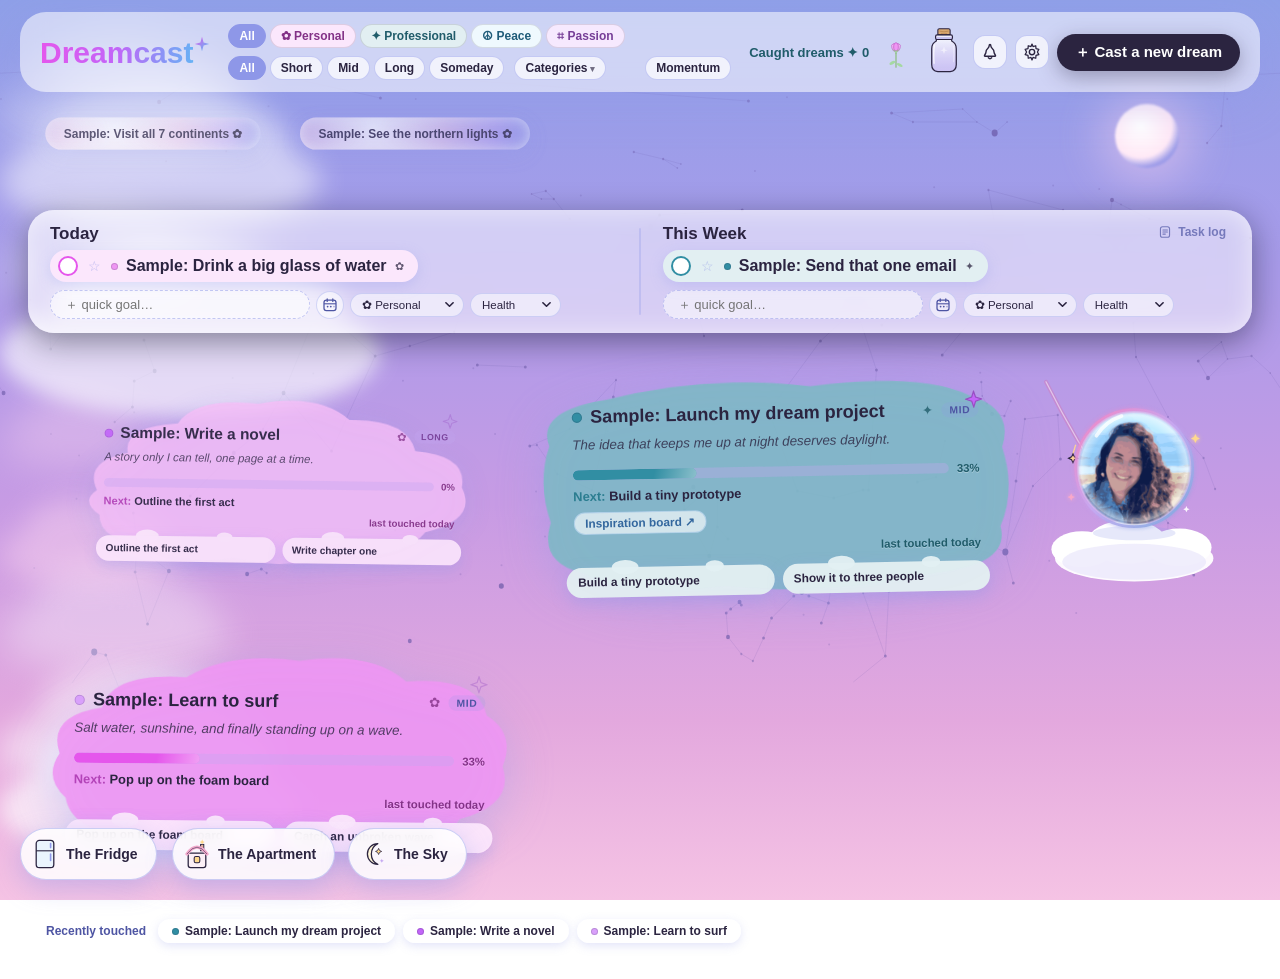
<file: index.html>
<!DOCTYPE html>
<html lang="en">
<head>
<meta charset="UTF-8">
<meta name="viewport" content="width=device-width, initial-scale=1.0">
<meta http-equiv="Content-Security-Policy" content="default-src 'self'; script-src 'self' https://esm.sh; style-src 'self' 'unsafe-inline' https://fonts.googleapis.com; font-src https://fonts.gstatic.com; img-src 'self' data:; connect-src 'self' https://esm.sh https://*.supabase.co wss://*.supabase.co; object-src 'none'; base-uri 'self'; form-action 'self'">
<meta name="referrer" content="no-referrer">
<title>Dreamcast</title>
<link rel="icon" href='data:image/svg+xml,<svg xmlns="http://www.w3.org/2000/svg" viewBox="0 0 20 20"><defs><linearGradient id="g" x1="0" y1="0" x2="1" y2="1"><stop offset="0" stop-color="%23E556EC"/><stop offset="1" stop-color="%2352C3F4"/></linearGradient></defs><path d="M10 1 L12 8 L19 10 L12 12 L10 19 L8 12 L1 10 L8 8 Z" fill="url(%23g)"/></svg>'>
<link rel="preconnect" href="https://fonts.googleapis.com">
<link rel="preconnect" href="https://fonts.gstatic.com" crossorigin>
<link href="https://fonts.googleapis.com/css2?family=Baloo+2:wght@500;600;700&family=Nunito:ital,wght@0,400;0,600;0,700;1,400&family=Caveat:wght@500;600&display=swap" rel="stylesheet">
<link rel="stylesheet" href="css/style.css">
</head>
<body data-sparkle="0">

<!-- ======================= SKY BACKGROUND ======================= -->
<div id="sky-bg" aria-hidden="true">
  <div class="sky-day"></div>
  <div class="star-layer">
    <div class="stars-small"></div>
    <svg id="constellations" viewBox="0 0 1440 900" preserveAspectRatio="none" aria-hidden="true"></svg>
  </div>
  <div class="cloud-layer layer-far">
    <div class="bg-cloud c1"></div>
    <div class="bg-cloud c2"></div>
    <div class="bg-cloud c3 tint-pink"></div>
    <div class="bg-cloud c4"></div>
  </div>
  <div class="cloud-layer layer-mid">
    <div class="bg-cloud c5"></div>
    <div class="bg-cloud c6 tint-pink"></div>
    <div class="bg-cloud c7"></div>
  </div>
  <div class="cloud-layer layer-near">
    <div class="bg-cloud c8"></div>
    <div class="bg-cloud c9"></div>
  </div>
  <div id="sparkle-field"></div>
  <div id="confetti-field"></div>
</div>

<!-- ======================= HEADER ======================= -->
<header id="app-header">
  <div class="header-left">
    <h1 class="logo">Dreamcast<svg class="logo-star" viewBox="0 0 20 20" width="16" height="16"><path d="M10 1 L12 8 L19 10 L12 12 L10 19 L8 12 L1 10 L8 8 Z" fill="url(#logoStarGrad)"/><defs><linearGradient id="logoStarGrad" x1="0" y1="0" x2="1" y2="1"><stop offset="0" stop-color="#E556EC"/><stop offset="1" stop-color="#52C3F4"/></linearGradient></defs></svg></h1>
  </div>

  <div class="header-center">
    <div class="filter-row">
      <div class="chip-group" id="scope-filter" role="group" aria-label="Scope filter">
        <button class="chip" data-scope="all">All</button>
        <button class="chip" data-scope="personal">✿ Personal</button>
        <button class="chip" data-scope="professional">✦ Professional</button>
        <button class="chip" data-scope="peace">☮ Peace</button>
        <button class="chip" data-scope="passion">⌗ Passion</button>
      </div>
      <div class="chip-group" id="horizon-filter" role="group" aria-label="Horizon filter">
        <button class="chip" data-horizon="all">All</button>
        <button class="chip" data-horizon="short">Short</button>
        <button class="chip" data-horizon="mid">Mid</button>
        <button class="chip" data-horizon="long">Long</button>
        <button class="chip" data-horizon="someday">Someday</button>
      </div>
      <div class="settings-wrap cat-filter-wrap">
        <button id="cat-filter-btn" class="chip" aria-haspopup="true" aria-expanded="false">Categories <span class="chev">▾</span></button>
        <div id="category-popover" class="settings-menu cat-popover" hidden>
          <div class="chip-group" id="category-filter" role="group" aria-label="Category filter"></div>
        </div>
      </div>
      <button class="chip sort-toggle" id="sort-toggle" title="Toggle sort mode">Momentum</button>
    </div>
  </div>

  <div class="header-right">
    <a href="#" id="gallery-link" class="gallery-link">Caught dreams ✦&nbsp;<span id="gallery-count">0</span></a>

    <button id="peony-button" class="jar-button" aria-label="Weekly task peony — open the task log">
      <svg id="peony-svg" viewBox="0 0 44 52" width="34" height="40" aria-hidden="true"></svg>
      <span id="peony-count" class="jar-overflow" hidden></span>
    </button>

    <button id="jar-button" class="jar-button" aria-label="Bubble jar — open caught dreams">
      <svg id="jar-svg" viewBox="0 0 48 60" width="38" height="46" aria-hidden="true">
        <defs>
          <linearGradient id="jarGlass" x1="0" y1="0" x2="0" y2="1">
            <stop offset="0" stop-color="#FFFFFF" stop-opacity=".7"/>
            <stop offset="1" stop-color="#C3A6F1" stop-opacity=".38"/>
          </linearGradient>
          <radialGradient id="orbTiny" cx=".35" cy=".3" r=".9">
            <stop offset="0" stop-color="#FFFFFF"/>
            <stop offset=".55" stop-color="#FBD3E9"/>
            <stop offset="1" stop-color="#8E97E8"/>
          </radialGradient>
          <radialGradient id="orbPink" cx=".35" cy=".3" r=".9">
            <stop offset="0" stop-color="#FFFFFF"/>
            <stop offset=".5" stop-color="#F77FBE"/>
            <stop offset="1" stop-color="#8E97E8"/>
          </radialGradient>
          <radialGradient id="orbBig" cx=".35" cy=".3" r=".9">
            <stop offset="0" stop-color="#FFFFFF"/>
            <stop offset=".4" stop-color="#FBD3E9"/>
            <stop offset=".7" stop-color="#C3A6F1"/>
            <stop offset="1" stop-color="#6FA8DC"/>
          </radialGradient>
        </defs>
        <!-- cork lid -->
        <path d="M16 3 Q16 1 18 1 L30 1 Q32 1 32 3 L32 9 L16 9 Z" fill="#D9A972" stroke="#2B2440" stroke-width="1.4"/>
        <path d="M18 4 Q24 6 30 4" fill="none" stroke="#B8854E" stroke-width="1"/>
        <path d="M20 7 Q24 8.2 28 7" fill="none" stroke="#B8854E" stroke-width=".8"/>
        <!-- screw rim -->
        <rect x="13" y="9" width="22" height="6" rx="2" fill="url(#jarGlass)" stroke="#2B2440" stroke-width="1.5"/>
        <line x1="15" y1="11" x2="33" y2="11" stroke="#FFFFFF" stroke-width="1" opacity=".7"/>
        <line x1="15" y1="13" x2="33" y2="13" stroke="#8E97E8" stroke-width=".8" opacity=".5"/>
        <!-- body: shoulder → straight glass sides → rounded bottom -->
        <path d="M14 15 L34 15 L34 17 Q40 20 40 27 L40 48 Q40 56 32 57 L16 57 Q8 56 8 48 L8 27 Q8 20 14 17 Z"
              fill="url(#jarGlass)" stroke="#2B2440" stroke-width="1.6" stroke-linejoin="round"/>
        <!-- star etch -->
        <path d="M24 24 L25.3 28 L29 29 L25.3 30 L24 34 L22.7 30 L19 29 L22.7 28 Z" fill="#FFFFFF" opacity=".55"/>
        <g id="jar-orbs"></g>
        <!-- glass highlights (over the orbs, so it reads as glass) -->
        <path d="M11.5 22 Q10 32 11 46" fill="none" stroke="#FFFFFF" stroke-width="1.8" opacity=".75" stroke-linecap="round"/>
        <path d="M36.5 24 Q37.5 34 36.5 44" fill="none" stroke="#FFFFFF" stroke-width="1" opacity=".45" stroke-linecap="round"/>
      </svg>
      <span id="jar-overflow" class="jar-overflow" hidden></span>
    </button>

    <button id="mute-toggle" class="icon-button" aria-label="Toggle sound">
      <svg viewBox="0 0 24 24" width="20" height="20" aria-hidden="true">
        <path d="M12 3 Q13 3 13 4.5 Q13 6 14.5 7.5 Q17 9.5 17 13 L18.5 16 Q19 17 18 17 L6 17 Q5 17 5.5 16 L7 13 Q7 9.5 9.5 7.5 Q11 6 11 4.5 Q11 3 12 3 Z" fill="none" stroke="currentColor" stroke-width="1.7" stroke-linejoin="round"/>
        <path d="M10 19 Q12 21 14 19" fill="none" stroke="currentColor" stroke-width="1.7" stroke-linecap="round"/>
        <line class="mute-slash" x1="4" y1="4" x2="20" y2="20" stroke="currentColor" stroke-width="1.9" stroke-linecap="round"/>
      </svg>
    </button>

    <div class="settings-wrap">
      <button id="settings-button" class="icon-button" aria-label="Settings" aria-haspopup="true">
        <svg viewBox="0 0 24 24" width="20" height="20" aria-hidden="true">
          <circle cx="12" cy="12" r="3.2" fill="none" stroke="currentColor" stroke-width="1.7"/>
          <path d="M12 2.5 L13.2 5.5 L16.5 4.5 L16.8 8 L20.2 8.8 L18.5 12 L20.2 15.2 L16.8 16 L16.5 19.5 L13.2 18.5 L12 21.5 L10.8 18.5 L7.5 19.5 L7.2 16 L3.8 15.2 L5.5 12 L3.8 8.8 L7.2 8 L7.5 4.5 L10.8 5.5 Z" fill="none" stroke="currentColor" stroke-width="1.5" stroke-linejoin="round"/>
        </svg>
      </button>
      <div id="settings-menu" class="settings-menu" hidden>
        <button id="menu-categories">Categories…</button>
        <button id="menu-sync">Sync devices</button>
        <button id="menu-export">Export my dreams</button>
        <button id="menu-import">Import…</button>
        <button id="menu-archived">Archived dreams</button>
        <input type="file" id="import-file" accept=".json,application/json" hidden>
      </div>
    </div>

    <button id="add-dream" class="cta-button">＋ Cast a new dream</button>
  </div>
</header>

<main id="main-view">
  <!-- ======================= HORIZON (someday) ======================= -->
  <section id="horizon" aria-label="Someday dreams on the horizon">
    <div class="horizon-sun"></div>
    <div id="horizon-bubbles"></div>
  </section>

  <!-- ======================= TODAY & THIS WEEK TRAY ======================= -->
  <section id="tray" aria-label="Short-term goals">
    <button id="tasks-log" class="tasks-log-btn" title="Scheduled ahead, still in flight, and caught in the past">
      <svg viewBox="0 0 20 20" width="14" height="14" aria-hidden="true"><rect x="3.5" y="2.5" width="13" height="15" rx="3" fill="none" stroke="currentColor" stroke-width="1.6"/><path d="M7 7 L13.5 7 M7 10 L13.5 10 M7 13 L10.5 13" stroke="currentColor" stroke-width="1.5" stroke-linecap="round"/></svg>
      Task log
    </button>
    <div class="tray-group" data-cadence="today">
      <div class="tray-group-head"><h2>Today</h2><span class="caught-count" id="caught-today"></span></div>
      <ul class="tray-list" id="tray-today"></ul>
      <form class="quick-add" data-cadence="today">
        <input type="text" placeholder="＋ quick goal…" aria-label="Add a goal for today" maxlength="120">
        <span class="qa-when">
          <button type="button" class="qa-date-btn" aria-label="Schedule it for a day" title="Schedule for a day (optional)">
            <svg viewBox="0 0 20 20" width="16" height="16" aria-hidden="true"><rect x="2.5" y="4" width="15" height="13" rx="3" fill="none" stroke="currentColor" stroke-width="1.6"/><path d="M2.5 8.5 L17.5 8.5" stroke="currentColor" stroke-width="1.4"/><path d="M6.5 2.5 L6.5 5.5 M13.5 2.5 L13.5 5.5" stroke="currentColor" stroke-width="1.6" stroke-linecap="round"/><circle cx="7" cy="12" r="1.1" fill="currentColor"/><circle cx="11" cy="12" r="1.1" fill="currentColor"/><circle cx="15" cy="12" r="1.1" fill="currentColor" opacity=".45"/></svg>
          </button>
          <input type="date" class="qa-date qa-date-hidden" aria-hidden="true" tabindex="-1">
          <span class="qa-date-pill" hidden><span class="qa-date-text"></span><button type="button" class="qa-date-clear" aria-label="Clear scheduled date">×</button></span>
        </span>
        <select class="qa-scope" aria-label="Which P" title="Which P?"></select>
        <select class="qa-cat" aria-label="Category"></select>
      </form>
    </div>
    <div class="tray-divider"></div>
    <div class="tray-group" data-cadence="this-week">
      <div class="tray-group-head"><h2>This Week</h2><span class="caught-count" id="caught-week"></span></div>
      <ul class="tray-list" id="tray-week"></ul>
      <form class="quick-add" data-cadence="this-week">
        <input type="text" placeholder="＋ quick goal…" aria-label="Add a goal for this week" maxlength="120">
        <span class="qa-when">
          <button type="button" class="qa-date-btn" aria-label="Schedule it for a day" title="Schedule for a day (optional)">
            <svg viewBox="0 0 20 20" width="16" height="16" aria-hidden="true"><rect x="2.5" y="4" width="15" height="13" rx="3" fill="none" stroke="currentColor" stroke-width="1.6"/><path d="M2.5 8.5 L17.5 8.5" stroke="currentColor" stroke-width="1.4"/><path d="M6.5 2.5 L6.5 5.5 M13.5 2.5 L13.5 5.5" stroke="currentColor" stroke-width="1.6" stroke-linecap="round"/><circle cx="7" cy="12" r="1.1" fill="currentColor"/><circle cx="11" cy="12" r="1.1" fill="currentColor"/><circle cx="15" cy="12" r="1.1" fill="currentColor" opacity=".45"/></svg>
          </button>
          <input type="date" class="qa-date qa-date-hidden" aria-hidden="true" tabindex="-1">
          <span class="qa-date-pill" hidden><span class="qa-date-text"></span><button type="button" class="qa-date-clear" aria-label="Clear scheduled date">×</button></span>
        </span>
        <select class="qa-scope" aria-label="Which P" title="Which P?"></select>
        <select class="qa-cat" aria-label="Category"></select>
      </form>
    </div>
  </section>

  <!-- ======================= THE SKY (mid/long cards) ======================= -->
  <section id="sky-field" aria-label="Active dreams">
    <div id="julia-perch">
      <!-- ==== Julia in her dream bubble, fishing ==== -->
      <svg id="julia-avatar" viewBox="0 0 250 290" width="225" height="261" aria-label="Julia in a dream bubble, fishing for dreams">
        <defs>
          <linearGradient id="rodGrad" x1="0" y1="1" x2="1" y2="0">
            <stop offset="0" stop-color="#F77FBE"/>
            <stop offset="1" stop-color="#8E97E8"/>
          </linearGradient>
          <linearGradient id="bubbleRing" x1="0" y1="0" x2="1" y2="1">
            <stop offset="0" stop-color="#F77FBE"/>
            <stop offset=".5" stop-color="#C3A6F1"/>
            <stop offset="1" stop-color="#6FA8DC"/>
          </linearGradient>
          <radialGradient id="bubbleSheen" cx=".5" cy=".5" r=".5">
            <stop offset=".78" stop-color="#FFFFFF" stop-opacity="0"/>
            <stop offset=".94" stop-color="#FFFFFF" stop-opacity=".5"/>
            <stop offset="1" stop-color="#FFFFFF" stop-opacity="0"/>
          </radialGradient>
          <filter id="softGlow" x="-60%" y="-60%" width="220%" height="220%">
            <feGaussianBlur stdDeviation="2.2" result="b"/>
            <feMerge><feMergeNode in="b"/><feMergeNode in="SourceGraphic"/></feMerge>
          </filter>
        </defs>

        <!-- cloud seat -->
        <g id="cloud-seat">
          <ellipse cx="128" cy="248" rx="88" ry="26" fill="#FFFFFF" opacity=".95"/>
          <ellipse cx="70" cy="238" rx="34" ry="20" fill="#FFFFFF"/>
          <ellipse cx="120" cy="230" rx="44" ry="24" fill="#FFFFFF"/>
          <ellipse cx="178" cy="236" rx="36" ry="21" fill="#FFFFFF"/>
          <ellipse cx="128" cy="252" rx="80" ry="20" fill="#E4E0FA" opacity=".55"/>
        </g>

        <g id="julia">
          <!-- the rod casts from behind her bubble; #rod-tip anchors the line -->
          <g id="rig">
            <g id="rod">
              <path d="M104 178 Q64 120 30 52" fill="none" stroke="url(#rodGrad)" stroke-width="4.5" stroke-linecap="round"/>
              <path d="M104 178 Q64 120 30 52" fill="none" stroke="#FFFFFF" stroke-width="1.4" stroke-linecap="round" opacity=".5"/>
              <path d="M63 122 L60 132" stroke="#FFD98E" stroke-width="1.4"/>
              <path d="M60 132 l1.6 3.4 3.4 1.6 -3.4 1.6 -1.6 3.4 -1.6 -3.4 -3.4 -1.6 3.4 -1.6 Z" fill="#FFD98E" stroke="#2B2440" stroke-width="1.2"/>
              <circle id="rod-tip" cx="30" cy="52" r="1.5" fill="none" opacity="0"/>
            </g>
          </g>

          <!-- soft shadow where the bubble rests on the cloud -->
          <ellipse cx="128" cy="220" rx="46" ry="8" fill="#8E97E8" opacity=".22"/>

          <!-- the dream bubble with her cartoon portrait -->
          <circle cx="128" cy="148" r="66" fill="#FFFFFF" opacity=".4"/>
          <image href="assets/julia-cartoon.png" x="65" y="85" width="126" height="126"/>
          <circle cx="128" cy="148" r="63" fill="url(#bubbleSheen)"/>
          <circle cx="128" cy="148" r="65" fill="none" stroke="url(#bubbleRing)" stroke-width="3" opacity=".9" filter="url(#softGlow)"/>
          <path d="M86 112 Q96 96 114 90" fill="none" stroke="#FFFFFF" stroke-width="4" opacity=".75" stroke-linecap="round"/>

          <!-- little sparkles orbiting the bubble -->
          <path d="M196 110 l1.6 3.4 3.4 1.6 -3.4 1.6 -1.6 3.4 -1.6 -3.4 -3.4 -1.6 3.4 -1.6 Z" fill="#FFD98E" filter="url(#softGlow)"/>
          <path d="M58 176 l1.3 2.8 2.8 1.3 -2.8 1.3 -1.3 2.8 -1.3 -2.8 -2.8 -1.3 2.8 -1.3 Z" fill="#F9A8C9" filter="url(#softGlow)"/>
          <path d="M186 190 l1.1 2.4 2.4 1.1 -2.4 1.1 -1.1 2.4 -1.1 -2.4 -2.4 -1.1 2.4 -1.1 Z" fill="#FFFFFF" opacity=".9"/>
        </g>
      </svg>
    </div>
    <div id="cards-grid"></div>
    <div id="sky-empty" class="empty-state" hidden>
      <svg viewBox="0 0 120 70" width="120" aria-hidden="true">
        <ellipse cx="40" cy="45" rx="28" ry="16" fill="#FFFFFF" opacity=".95"/>
        <ellipse cx="70" cy="40" rx="26" ry="18" fill="#FFFFFF"/>
        <ellipse cx="90" cy="48" rx="20" ry="12" fill="#FFFFFF" opacity=".9"/>
        <circle cx="60" cy="40" r="2" fill="#2B2440"/><circle cx="74" cy="40" r="2" fill="#2B2440"/>
        <path d="M62 48 Q67 51 72 48" stroke="#2B2440" stroke-width="1.6" fill="none" stroke-linecap="round"/>
      </svg>
      <p>No dreams in this corner of the sky yet.</p>
    </div>
  </section>

  <!-- ======================= RECENTLY TOUCHED ======================= -->
  <section id="recent-strip" aria-label="Recently touched dreams">
    <span class="recent-label">Recently touched</span>
    <div id="recent-chips"></div>
  </section>
</main>

<!-- ======================= THE FRIDGE DOCK ======================= -->
<button id="fridge-dock" aria-label="Open The Fridge">
  <svg viewBox="0 0 30 40" width="24" height="32" aria-hidden="true">
    <rect x="4" y="3" width="22" height="34" rx="4" fill="#EAF4FD" stroke="#2B2440" stroke-width="1.6"/>
    <path d="M4 16 L26 16" stroke="#2B2440" stroke-width="1.4"/>
    <path d="M22 7 L22 12 M22 20 L22 28" stroke="#8E97E8" stroke-width="2" stroke-linecap="round"/>
  </svg>
  <span>The Fridge</span>
</button>

<!-- ======================= THE APARTMENT DOCK ======================= -->
<button id="apartment-dock" aria-label="Open The Apartment">
  <svg viewBox="0 0 30 40" width="24" height="32" aria-hidden="true">
    <rect x="19.5" y="8" width="4" height="8" fill="#E3B49E" stroke="#2B2440" stroke-width="1.2"/>
    <path d="M4 19 L4 34 Q4 37 7 37 L23 37 Q26 37 26 34 L26 19 Z" fill="#FBEFF6" stroke="#2B2440" stroke-width="1.6"/>
    <path d="M2.5 20 Q15 3 27.5 20" fill="none" stroke="#F2A9CC" stroke-width="4" stroke-linecap="round"/>
    <path d="M2.5 20 Q15 3 27.5 20" fill="none" stroke="#2B2440" stroke-width="1.2" opacity=".55"/>
    <rect x="11.5" y="23" width="7" height="8" rx="2" fill="#FFD98E" stroke="#2B2440" stroke-width="1.3"/>
    <path d="M21.5 2 l1 2.1 2.1 1 -2.1 1 -1 2.1 -1 -2.1 -2.1 -1 2.1 -1 Z" fill="#FFD98E"/>
  </svg>
  <span>The Apartment</span>
</button>

<!-- ======================= THE SKY DOCK ======================= -->
<button id="sky-dock" aria-label="Open the night sky">
  <svg viewBox="0 0 30 40" width="24" height="32" aria-hidden="true">
    <path d="M21 7 A 12 12 0 1 0 21 33 A 14.5 14.5 0 0 1 21 7 Z" fill="#FFF6D9" stroke="#2B2440" stroke-width="1.6" stroke-linejoin="round"/>
    <path d="M22 13 l1.2 2.6 2.6 1.2 -2.6 1.2 -1.2 2.6 -1.2 -2.6 -2.6 -1.2 2.6 -1.2 Z" fill="#FFD98E" stroke="#2B2440" stroke-width="1"/>
    <path d="M26 26 l.8 1.7 1.7 .8 -1.7 .8 -.8 1.7 -.8 -1.7 -1.7 -.8 1.7 -.8 Z" fill="#C3A6F1"/>
  </svg>
  <span>The Sky</span>
</button>

<!-- ======================= SKY VIEW OVERLAY ======================= -->
<div id="skyview" hidden>
  <svg id="skyview-svg" viewBox="0 0 1440 900" preserveAspectRatio="none" aria-hidden="true"></svg>
  <button id="skyview-close" aria-label="Close the night sky">✕</button>
  <div id="skyview-tip" hidden></div>
</div>

<!-- ======================= THE APARTMENT ======================= -->
<section id="apartment-view" hidden>
  <div class="gallery-head">
    <button id="apartment-back" class="chip">← Back to the sky</button>
    <h2>The Apartment ☮</h2>
    <span id="apartment-summary" class="fridge-summary"></span>
  </div>
  <div class="apartment-stage">
    <div class="dollhouse">
      <div class="house-row">
        <div class="house-main">
          <div class="house-roof" id="house-roof" aria-hidden="true"></div>
          <div class="house-rooms" id="house-rooms">
            <button class="room" data-room="bedroom"><span class="room-scene" aria-hidden="true"></span></button>
            <button class="room" data-room="office"><span class="room-scene" aria-hidden="true"></span></button>
            <button class="room" data-room="living-room"><span class="room-scene" aria-hidden="true"></span></button>
            <button class="room" data-room="foyer"><span class="room-scene" aria-hidden="true"></span></button>
            <button class="room" data-room="kitchen"><span class="room-scene" aria-hidden="true"></span></button>
            <button class="room" data-room="mudroom"><span class="room-scene" aria-hidden="true"></span></button>
          </div>
        </div>
        <div class="garage-wing">
          <div class="garage-roof" id="garage-roof" aria-hidden="true"></div>
          <div class="garage-box">
            <button class="room" data-room="garage"><span class="room-scene" aria-hidden="true"></span></button>
          </div>
        </div>
      </div>
      <div class="house-base" id="house-base" aria-hidden="true"></div>
    </div>
    <button id="home-progress" title="Open the dream">
      <span class="hp-track"><span class="hp-fill" id="hp-fill"></span></span>
      <span class="hp-label" id="hp-label"></span>
    </button>
  </div>
  <aside id="room-panel" aria-label="Room tidy list"></aside>
</section>

<!-- ======================= THE FRIDGE ======================= -->
<section id="fridge-view" hidden>
  <div class="gallery-head">
    <button id="fridge-back" class="chip">← Back to the sky</button>
    <h2>The Fridge</h2>
    <span id="fridge-summary" class="fridge-summary"></span>
    <button id="stock-kitchen" class="chip">＋ stock items</button>
    <button id="staples-btn" class="chip"><svg class="chip-ico" viewBox="0 0 20 20" width="17" height="17" aria-hidden="true"><path d="M7 8 L13 8 L14 16 Q14 17.5 12.5 17.5 L7.5 17.5 Q6 17.5 6 16 Z" fill="#E2EFF2" stroke="#2B2440" stroke-width="1.5" stroke-linejoin="round"/><path d="M7.5 4.5 Q7.5 2.5 10 2.5 Q12.5 2.5 12.5 4.5 L12.8 8 L7.2 8 Z" fill="#B1D4DC" stroke="#2B2440" stroke-width="1.5" stroke-linejoin="round"/><circle cx="9" cy="4.8" r=".7" fill="#2B2440"/><circle cx="11" cy="4.8" r=".7" fill="#2B2440"/><circle cx="10" cy="6.2" r=".7" fill="#2B2440"/></svg> staples</button>
    <button id="recipe-ideas" class="chip"><svg class="chip-ico" viewBox="0 0 20 20" width="17" height="17" aria-hidden="true"><path d="M3.5 9.5 L16.5 9.5 L15.5 15 Q15.2 16.8 13.5 16.8 L6.5 16.8 Q4.8 16.8 4.5 15 Z" fill="#F6E9FE" stroke="#2B2440" stroke-width="1.5" stroke-linejoin="round"/><path d="M16.5 10.5 L18.5 9" fill="none" stroke="#2B2440" stroke-width="1.5" stroke-linecap="round"/><path d="M10 2.2 L10.8 4.4 L13 5.2 L10.8 6 L10 8.2 L9.2 6 L7 5.2 L9.2 4.4 Z" fill="#C265F8" stroke="#2B2440" stroke-width="1.1" stroke-linejoin="round"/><path d="M5.2 6.7 L5.6 7.8 L6.7 8.2 L5.6 8.6 L5.2 9.7 L4.8 8.6 L3.7 8.2 L4.8 7.8 Z" fill="#D9A0FB"/></svg> what can I cook?</button>
    <button id="recipe-list" class="chip"><svg class="chip-ico" viewBox="0 0 20 20" width="17" height="17" aria-hidden="true"><path d="M3 9 Q3 8 4 8 L16 8 Q17 8 17 9 Q17 13.5 13.8 15.4 L14 16.5 Q14 17.3 13 17.3 L7 17.3 Q6 17.3 6.2 16.5 L6.4 15.4 Q3 13.5 3 9 Z" fill="#EFF9FE" stroke="#2B2440" stroke-width="1.5" stroke-linejoin="round"/><path d="M7 5.8 Q6.4 4.6 7.2 3.6 M10.2 5.8 Q9.6 4.6 10.4 3.6 M13.4 5.8 Q12.8 4.6 13.6 3.6" fill="none" stroke="#96D9F6" stroke-width="1.5" stroke-linecap="round"/></svg> recipe → grocery list</button>
  </div>
  <div class="kitchen">
    <div class="appliance-wrap">
      <div id="fridge-unit" class="fridge">
        <div class="fridge-interior">
          <div class="fridge-shelf" data-shelf="0"></div>
          <div class="fridge-shelf" data-shelf="1"></div>
          <div class="fridge-shelf" data-shelf="2"></div>
        </div>
        <div class="fridge-door" id="fridge-door">
          <div class="door-handle"></div>
          <div class="door-magnet m1">♡</div>
          <div class="door-magnet m2">☾</div>
          <div class="door-note">dream big,<br>eat well ♡</div>
        </div>
      </div>
      <span class="appliance-label">the fridge — click to open</span>
    </div>
    <div class="appliance-wrap">
      <div id="pantry-unit" class="pantry">
        <div class="pantry-shelf" data-shelf="0"></div>
        <div class="pantry-shelf" data-shelf="1"></div>
        <div class="pantry-shelf" data-shelf="2"></div>
      </div>
      <span class="appliance-label">the pantry</span>
    </div>
    <div class="appliance-wrap trash-wrap">
      <div id="trash-can" title="Drop food here, or click to clear expired">
        <svg viewBox="0 0 40 48" width="64" height="76" aria-hidden="true">
          <path d="M8 14 L32 14 L29 42 Q29 45 26 45 L14 45 Q11 45 11 42 Z" fill="#C9CFE8" stroke="#2B2440" stroke-width="1.8"/>
          <rect x="6" y="9" width="28" height="5" rx="2.5" fill="#AEB6DE" stroke="#2B2440" stroke-width="1.8"/>
          <path d="M16 9 Q16 5 20 5 Q24 5 24 9" fill="none" stroke="#2B2440" stroke-width="1.8"/>
          <path d="M16 19 L17 39 M24 19 L23 39" stroke="#8E97E8" stroke-width="1.6" stroke-linecap="round"/>
        </svg>
      </div>
      <span class="appliance-label">drag here · click clears expired</span>
    </div>
  </div>
  <div class="fridge-julia">
    <img src="assets/julia-cartoon.png" alt="Julia">
  </div>
</section>

<!-- ======================= CAUGHT DREAMS GALLERY ======================= -->
<section id="gallery-view" hidden>
  <div class="gallery-head">
    <button id="gallery-back" class="chip">← Back to the sky</button>
    <h2>Caught Dreams</h2>
  </div>
  <div id="gallery-shelf"></div>
  <div id="gallery-empty" class="empty-state" hidden>
    <p>No dreams caught yet — but the sky is full of them.</p>
  </div>
</section>

<!-- fishing line overlay (never intercepts pointer) -->
<svg id="fishing-overlay" aria-hidden="true">
  <defs>
    <linearGradient id="lineGrad" x1="0" y1="0" x2="0" y2="1">
      <stop offset="0" stop-color="#FFFFFF"/>
      <stop offset="1" stop-color="#FFD98E"/>
    </linearGradient>
    <filter id="moonGlow" x="-120%" y="-120%" width="340%" height="340%">
      <feGaussianBlur stdDeviation="3.5" result="b"/>
      <feMerge><feMergeNode in="b"/><feMergeNode in="SourceGraphic"/></feMerge>
    </filter>
  </defs>
  <path id="fish-line" fill="none" stroke="url(#lineGrad)" stroke-width="1.6" opacity="0"/>
  <g id="moon-hook" opacity="0" filter="url(#moonGlow)">
    <path d="M0 -9 Q9 -8 10 2 Q3 -1 -2 5 Q-3 -4 0 -9 Z" fill="#FFD98E" stroke="#B8854E" stroke-width="1"/>
  </g>
</svg>

<div id="orb-layer" aria-hidden="true"></div>
<div id="modal-root"></div>
<div id="toast-root" aria-live="polite"></div>

<script defer src="js/nightsky.js"></script>
<script type="module" src="js/app.js"></script>
</body>
</html>
</file>
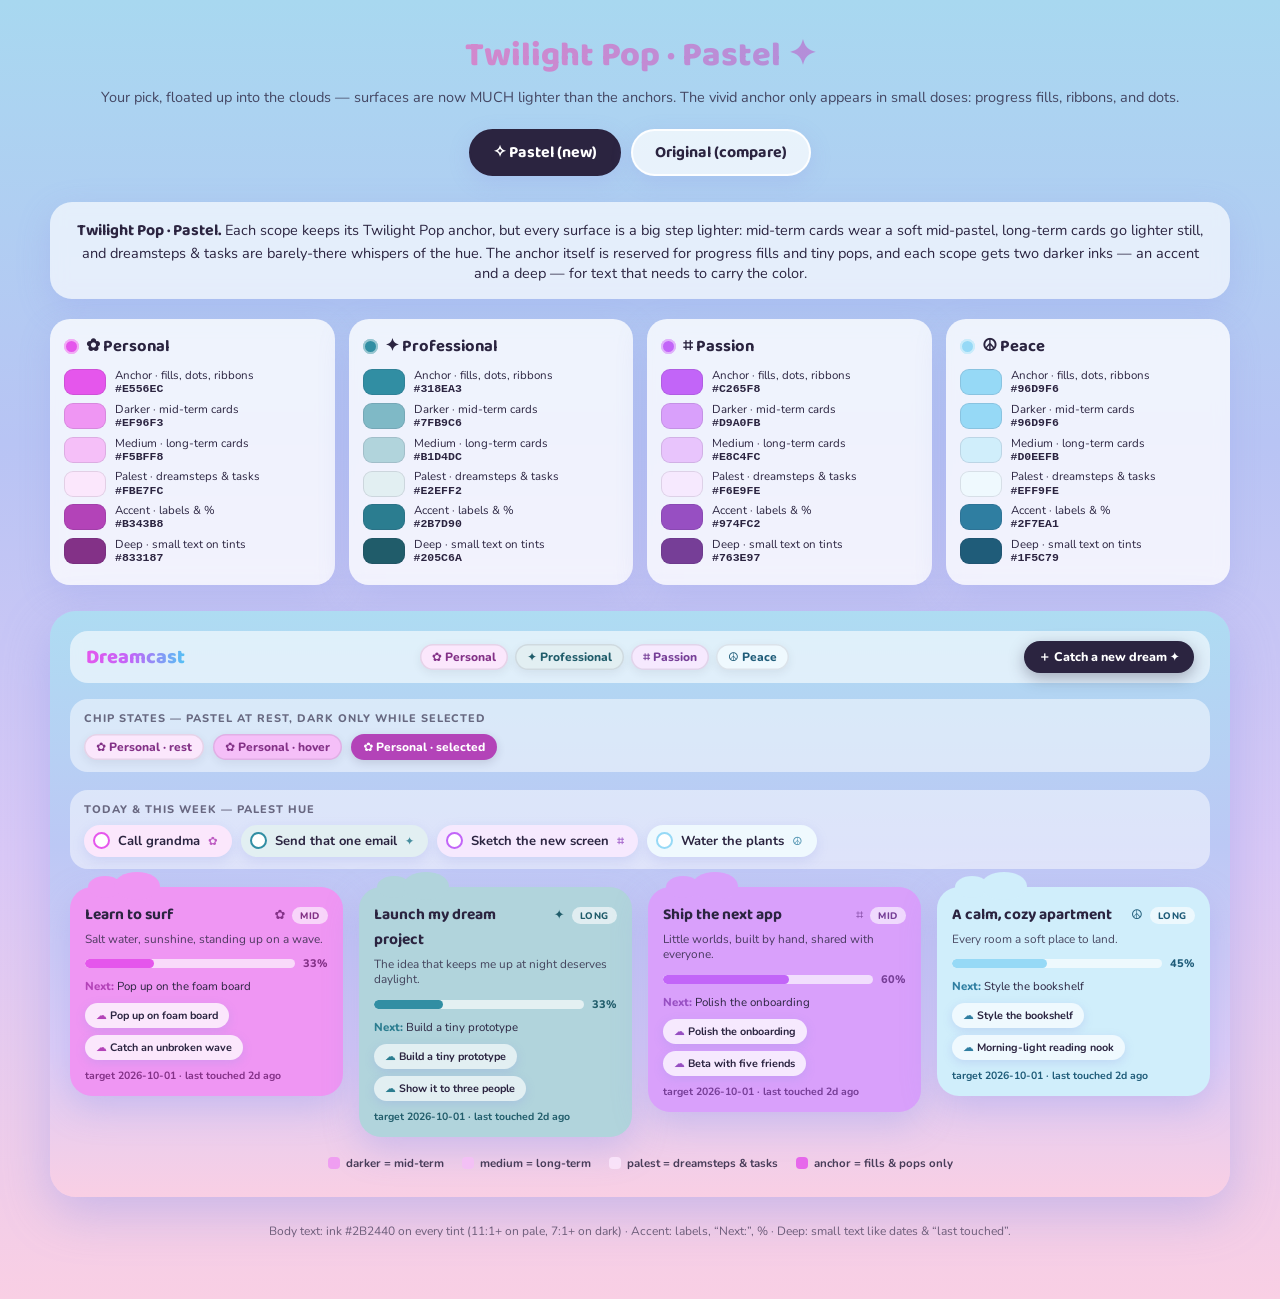
<file: palette-mockups.html>
<!DOCTYPE html>
<html lang="en">
<head>
<meta charset="UTF-8">
<meta name="viewport" content="width=device-width, initial-scale=1.0">
<title>Dreamcast · Twilight Pop Pastel</title>
<link rel="preconnect" href="https://fonts.googleapis.com">
<link href="https://fonts.googleapis.com/css2?family=Baloo+2:wght@500;600;700;800&family=Nunito:wght@400;600;700;800&display=swap" rel="stylesheet">
<style>
  :root { --ink:#2B2440; --lilac:#C3A6F1; }
  * { box-sizing:border-box; margin:0; padding:0; }
  body {
    font-family:'Nunito',system-ui,sans-serif; color:var(--ink);
    background:linear-gradient(180deg,#A8D8F0 0%,#B8C4F4 34%,#D9C8F6 66%,#F9CFE4 100%);
    min-height:100vh; padding:28px 20px 60px;
  }
  h1,h2,h3 { font-family:'Baloo 2','Nunito',sans-serif; }
  .page { max-width:1180px; margin:0 auto; }
  .page-title {
    font-size:34px; font-weight:800; text-align:center; margin-bottom:4px;
    background:linear-gradient(95deg,#F77FBE,#8E97E8);
    -webkit-background-clip:text; background-clip:text; -webkit-text-fill-color:transparent;
  }
  .page-sub { text-align:center; font-size:14.5px; opacity:.8; margin-bottom:22px; }

  .tabs { display:flex; justify-content:center; gap:10px; margin-bottom:26px; flex-wrap:wrap; }
  .tab {
    font-family:'Baloo 2'; font-size:16px; font-weight:700; color:var(--ink);
    background:rgba(255,255,255,.72); border:2px solid rgba(255,255,255,.9);
    border-radius:999px; padding:9px 22px; cursor:pointer; transition:all .18s;
    box-shadow:0 6px 20px rgba(142,151,232,.25);
  }
  .tab:hover { transform:translateY(-2px); }
  .tab.active { background:var(--ink); color:#fff; border-color:var(--ink); }

  .option { display:none; }
  .option.visible { display:block; animation:fadein .35s ease; }
  @keyframes fadein { from { opacity:0; transform:translateY(8px);} to { opacity:1; transform:none;} }

  .opt-blurb {
    background:rgba(255,255,255,.66); backdrop-filter:blur(8px);
    border-radius:22px; padding:16px 22px; margin-bottom:20px; font-size:14.5px;
    box-shadow:0 10px 32px rgba(142,151,232,.28); text-align:center;
  }
  .opt-blurb b { font-family:'Baloo 2'; font-size:16px; }

  .ramps { display:grid; grid-template-columns:repeat(4,1fr); gap:14px; margin-bottom:26px; }
  @media (max-width:900px){ .ramps { grid-template-columns:repeat(2,1fr);} }
  .ramp {
    background:rgba(255,255,255,.78); backdrop-filter:blur(8px);
    border-radius:20px; padding:14px; box-shadow:0 10px 30px rgba(142,151,232,.25);
  }
  .ramp h3 { font-size:16.5px; margin-bottom:8px; display:flex; align-items:center; gap:7px; }
  .ramp h3 .dot { width:15px; height:15px; border-radius:50%; display:inline-block; box-shadow:inset 0 0 0 2px rgba(255,255,255,.5); }
  .sw { display:flex; align-items:center; gap:9px; margin:5px 0; }
  .sw .chip { width:42px; height:26px; border-radius:9px; flex:none; box-shadow:inset 0 0 0 1px rgba(43,36,64,.12); }
  .sw .lbl { font-size:11.5px; line-height:1.25; }
  .sw .lbl b { font-size:11.5px; display:block; font-family:ui-monospace,Menlo,monospace; font-weight:700; }

  .mock {
    border-radius:26px; padding:20px 20px 26px; position:relative; overflow:hidden;
    background:linear-gradient(180deg,#AEDCF2 0%,#BCC8F5 40%,#DCCCF7 75%,#F9CFE4 100%);
    box-shadow:0 16px 48px rgba(142,151,232,.4);
  }
  .mock-header {
    display:flex; align-items:center; justify-content:space-between; gap:12px; flex-wrap:wrap;
    background:rgba(255,255,255,.6); backdrop-filter:blur(6px);
    border-radius:18px; padding:10px 16px; margin-bottom:16px;
  }
  .logo { font-family:'Baloo 2'; font-weight:800; font-size:20px;
    background:linear-gradient(95deg,#F77FBE,#8E97E8);
    -webkit-background-clip:text; background-clip:text; -webkit-text-fill-color:transparent; }
  .chips { display:flex; gap:7px; flex-wrap:wrap; }
  .chip-s {
    font-size:12px; font-weight:800; padding:5px 12px; border-radius:999px; color:#fff;
    box-shadow:0 3px 10px rgba(43,36,64,.15);
  }
  .chip-p {
    font-size:12px; font-weight:800; padding:5px 12px; border-radius:999px;
    box-shadow:inset 0 0 0 1.5px rgba(43,36,64,.10), 0 3px 10px rgba(43,36,64,.08);
  }
  .cta { font-size:12.5px; font-weight:800; color:#fff; padding:7px 14px; border-radius:999px;
    background:linear-gradient(95deg,#F77FBE,#8E97E8); }
  .cta.ink { background:var(--ink); box-shadow:0 5px 16px rgba(43,36,64,.35); }
  .logo.palette {
    background:linear-gradient(95deg,#E556EC 0%,#C265F8 45%,#52C3F4 100%);
    -webkit-background-clip:text; background-clip:text; -webkit-text-fill-color:transparent;
  }

  .tray { background:rgba(255,255,255,.5); border-radius:18px; padding:12px 14px; margin-bottom:18px; }
  .tray-label { font-size:11px; font-weight:800; letter-spacing:.09em; text-transform:uppercase; opacity:.65; margin-bottom:8px; }
  .pills { display:flex; gap:9px; flex-wrap:wrap; }
  .pill {
    display:flex; align-items:center; gap:8px; padding:7px 14px 7px 9px; border-radius:999px;
    font-size:13px; font-weight:700; box-shadow:0 4px 12px rgba(142,151,232,.22);
  }
  .pill .box { width:17px; height:17px; border-radius:50%; background:#fff; border:2px solid var(--lilac); flex:none; }
  .pill .g { opacity:.85; font-size:11.5px; }

  .sky { display:grid; grid-template-columns:repeat(4,1fr); gap:16px; align-items:start; }
  @media (max-width:980px){ .sky { grid-template-columns:repeat(2,1fr);} }
  .cloud-card {
    border-radius:22px; padding:15px 15px 13px; position:relative;
    box-shadow:0 12px 34px rgba(142,151,232,.35);
    animation:bob 6s ease-in-out infinite;
  }
  .cloud-card::before {
    content:''; position:absolute; top:-11px; left:18px; width:34px; height:22px;
    background:inherit; border-radius:50%;
  }
  .cloud-card::after {
    content:''; position:absolute; top:-15px; left:44px; width:46px; height:28px;
    background:inherit; border-radius:50%;
  }
  .cloud-card:nth-child(2){ animation-delay:-2s; }
  .cloud-card:nth-child(3){ animation-delay:-3.5s; }
  .cloud-card:nth-child(4){ animation-delay:-5s; }
  @keyframes bob { 0%,100%{ transform:translateY(0);} 50%{ transform:translateY(-6px);} }
  .cc-top { display:flex; align-items:baseline; gap:7px; position:relative; z-index:1; }
  .cc-title { font-family:'Baloo 2'; font-size:15.5px; font-weight:700; flex:1; }
  .cc-glyph { font-size:13px; }
  .tag { font-size:9.5px; font-weight:800; letter-spacing:.06em; text-transform:uppercase;
    background:rgba(255,255,255,.6); border-radius:999px; padding:2px 8px; }
  .cc-why { font-size:11.8px; opacity:.82; margin:5px 0 9px; line-height:1.35; }
  .ptrack { height:9px; border-radius:999px; background:rgba(255,255,255,.65); overflow:hidden; }
  .pfill { height:100%; border-radius:999px; }
  .prow { display:flex; align-items:center; gap:8px; }
  .prow .ptrack { flex:1; }
  .ppct { font-size:11px; font-weight:800; }
  .cc-next { font-size:11.5px; margin-top:7px; }
  .cc-next b { font-weight:800; }
  .cc-foot { font-size:10.5px; font-weight:700; margin-top:8px; }
  .steps { display:flex; gap:7px; margin-top:9px; flex-wrap:wrap; }
  .step {
    font-size:10.8px; font-weight:700; padding:5px 11px; border-radius:999px;
    box-shadow:0 3px 10px rgba(142,151,232,.25);
  }
  .legend {
    display:flex; gap:18px; justify-content:center; flex-wrap:wrap; margin-top:18px;
    font-size:11.5px; font-weight:700; opacity:.85;
  }
  .legend span { display:flex; align-items:center; gap:6px; }
  .legend i { width:12px; height:12px; border-radius:4px; display:inline-block; font-style:normal; }
  footer { text-align:center; font-size:12px; opacity:.65; margin-top:26px; }
</style>
</head>
<body>
<div class="page">
  <h1 class="page-title">Twilight Pop · Pastel ✦</h1>
  <p class="page-sub">Your pick, floated up into the clouds — surfaces are now MUCH lighter than the anchors. The vivid anchor only appears in small doses: progress fills, ribbons, and dots.</p>
  <div class="tabs" id="tabs"></div>
  <div id="options"></div>
  <footer>Body text: ink #2B2440 on every tint (11:1+ on pale, 7:1+ on dark) · Accent: labels, “Next:”, % · Deep: small text like dates &amp; “last touched”.</footer>
</div>

<script>
const INK = '#2B2440';
const OPTIONS = [
  {
    id:'pastel', name:'✧ Pastel (new)',
    blurb:'<b>Twilight Pop · Pastel.</b> Each scope keeps its Twilight Pop anchor, but every surface is a big step lighter: mid-term cards wear a soft mid-pastel, long-term cards go lighter still, and dreamsteps &amp; tasks are barely-there whispers of the hue. The anchor itself is reserved for progress fills and tiny pops, and each scope gets two darker inks — an accent and a deep — for text that needs to carry the color.',
    fill:'anchor',
    cats:{
      personal:{ label:'Personal', glyph:'✿', anchor:'#E556EC', dark:'#EF96F3', medium:'#F5BFF8', pale:'#FBE7FC', accent:'#B343B8', deep:'#833187' },
      professional:{ label:'Professional', glyph:'✦', anchor:'#318EA3', dark:'#7FB9C6', medium:'#B1D4DC', pale:'#E2EFF2', accent:'#2B7D90', deep:'#205C6A' },
      passion:{ label:'Passion', glyph:'⌗', anchor:'#C265F8', dark:'#D9A0FB', medium:'#E8C4FC', pale:'#F6E9FE', accent:'#974FC2', deep:'#763E97' },
      peace:{ label:'Peace', glyph:'☮', anchor:'#96D9F6', dark:'#96D9F6', medium:'#D0EEFB', pale:'#EFF9FE', accent:'#2F7EA1', deep:'#1F5C79' },
    }
  },
  {
    id:'orig', name:'Original (compare)',
    blurb:'<b>Twilight Pop · Original</b> — the version from the first round, kept here so you can flip back and forth and feel the difference.',
    fill:'accent',
    cats:{
      personal:{ label:'Personal', glyph:'✿', anchor:'#E556EC', dark:'#E956F0', medium:'#F2AAF6', pale:'#FAE1FC', accent:'#B343B8', deep:'#833187' },
      professional:{ label:'Professional', glyph:'✦', anchor:'#318EA3', dark:'#509FB1', medium:'#98C6D1', pale:'#DAEBEE', accent:'#2B7D90', deep:'#205C6A' },
      passion:{ label:'Passion', glyph:'⌗', anchor:'#C265F8', dark:'#C465FC', medium:'#E0B2FC', pale:'#F4E3FE', accent:'#974FC2', deep:'#763E97' },
      peace:{ label:'Peace', glyph:'☮', anchor:'#96D9F6', dark:'#52C3F4', medium:'#CAECFA', pale:'#ECF8FD', accent:'#517584', deep:'#3F5B67' },
    }
  },
];

const CARDS = [
  { cat:'personal', horizon:'Mid', title:'Learn to surf', why:'Salt water, sunshine, standing up on a wave.', pct:33, next:'Pop up on the foam board', steps:['Pop up on foam board','Catch an unbroken wave'] },
  { cat:'professional', horizon:'Long', title:'Launch my dream project', why:'The idea that keeps me up at night deserves daylight.', pct:33, next:'Build a tiny prototype', steps:['Build a tiny prototype','Show it to three people'] },
  { cat:'passion', horizon:'Mid', title:'Ship the next app', why:'Little worlds, built by hand, shared with everyone.', pct:60, next:'Polish the onboarding', steps:['Polish the onboarding','Beta with five friends'] },
  { cat:'peace', horizon:'Long', title:'A calm, cozy apartment', why:'Every room a soft place to land.', pct:45, next:'Style the bookshelf', steps:['Style the bookshelf','Morning-light reading nook'] },
];

const TASKS = [
  { cat:'personal', text:'Call grandma' },
  { cat:'professional', text:'Send that one email' },
  { cat:'passion', text:'Sketch the new screen' },
  { cat:'peace', text:'Water the plants' },
];

const tabsEl = document.getElementById('tabs');
const optsEl = document.getElementById('options');

OPTIONS.forEach((opt, i) => {
  const btn = document.createElement('button');
  btn.className = 'tab' + (i===0?' active':'');
  btn.textContent = opt.name;
  btn.onclick = () => {
    document.querySelectorAll('.tab').forEach((t,j)=>t.classList.toggle('active', j===i));
    document.querySelectorAll('.option').forEach((o,j)=>o.classList.toggle('visible', j===i));
  };
  tabsEl.appendChild(btn);

  const div = document.createElement('div');
  div.className = 'option' + (i===0?' visible':'');

  const ramps = Object.values(opt.cats).map(c => `
    <div class="ramp">
      <h3><span class="dot" style="background:${c.anchor}"></span>${c.glyph} ${c.label}</h3>
      <div class="sw"><span class="chip" style="background:${c.anchor}"></span><span class="lbl">Anchor · fills, dots, ribbons<b>${c.anchor}</b></span></div>
      <div class="sw"><span class="chip" style="background:${c.dark}"></span><span class="lbl">Darker · mid-term cards<b>${c.dark}</b></span></div>
      <div class="sw"><span class="chip" style="background:${c.medium}"></span><span class="lbl">Medium · long-term cards<b>${c.medium}</b></span></div>
      <div class="sw"><span class="chip" style="background:${c.pale}"></span><span class="lbl">Palest · dreamsteps &amp; tasks<b>${c.pale}</b></span></div>
      <div class="sw"><span class="chip" style="background:${c.accent}"></span><span class="lbl">Accent · labels &amp; %<b>${c.accent}</b></span></div>
      <div class="sw"><span class="chip" style="background:${c.deep}"></span><span class="lbl">Deep · small text on tints<b>${c.deep}</b></span></div>
    </div>`).join('');

  const chips = opt.id === 'pastel'
    ? Object.values(opt.cats).map(c =>
        `<span class="chip-p" style="background:${c.pale};color:${c.deep}">${c.glyph} ${c.label}</span>`
      ).join('')
    : Object.values(opt.cats).map(c =>
        `<span class="chip-s" style="background:${c.accent}">${c.glyph} ${c.label}</span>`).join('');

  const stateDemo = opt.id === 'pastel' ? (() => {
    const c = opt.cats.personal;
    return `
    <div class="tray" style="margin-bottom:18px">
      <div class="tray-label">Chip states — pastel at rest, dark only while selected</div>
      <div class="pills" style="align-items:center">
        <span class="chip-p" style="background:${c.pale};color:${c.deep}">${c.glyph} Personal · rest</span>
        <span class="chip-p" style="background:${c.medium};color:${c.deep}">${c.glyph} Personal · hover</span>
        <span class="chip-s" style="background:${c.accent}">${c.glyph} Personal · selected</span>
      </div>
    </div>`;
  })() : '';

  const pills = TASKS.map(t => {
    const c = opt.cats[t.cat];
    return `<span class="pill" style="background:${c.pale}">
      <span class="box" style="border-color:${c.anchor}"></span>${t.text}
      <span class="g" style="color:${c.accent}">${c.glyph}</span></span>`;
  }).join('');

  const cards = CARDS.map(card => {
    const c = opt.cats[card.cat];
    const surface = card.horizon === 'Mid' ? c.dark : c.medium;
    const fill = opt.fill === 'anchor' ? c.anchor : c.accent;
    const steps = card.steps.map(s =>
      `<span class="step" style="background:${c.pale}"><span style="color:${c.accent}">☁</span> ${s}</span>`).join('');
    return `
      <div class="cloud-card" style="background:${surface}">
        <div class="cc-top">
          <span class="cc-title">${card.title}</span>
          <span class="cc-glyph" style="color:${c.deep}">${c.glyph}</span>
          <span class="tag" style="color:${c.deep}">${card.horizon}</span>
        </div>
        <p class="cc-why">${card.why}</p>
        <div class="prow">
          <div class="ptrack"><div class="pfill" style="width:${card.pct}%;background:${fill}"></div></div>
          <span class="ppct" style="color:${c.deep}">${card.pct}%</span>
        </div>
        <div class="cc-next"><b style="color:${c.accent}">Next:</b> ${card.next}</div>
        <div class="steps">${steps}</div>
        <div class="cc-foot" style="color:${c.deep}">target 2026-10-01 · last touched 2d ago</div>
      </div>`;
  }).join('');

  div.innerHTML = `
    <div class="opt-blurb">${opt.blurb}</div>
    <div class="ramps">${ramps}</div>
    <div class="mock">
      <div class="mock-header">
        <span class="logo${opt.id === 'pastel' ? ' palette' : ''}">Dreamcast</span>
        <span class="chips">${chips}</span>
        <span class="cta${opt.id === 'pastel' ? ' ink' : ''}">＋ Catch a new dream ✦</span>
      </div>
      ${stateDemo}
      <div class="tray">
        <div class="tray-label">Today &amp; this week — palest hue</div>
        <div class="pills">${pills}</div>
      </div>
      <div class="sky">${cards}</div>
      <div class="legend">
        <span><i style="background:${Object.values(opt.cats)[0].dark}"></i> darker = mid-term</span>
        <span><i style="background:${Object.values(opt.cats)[0].medium}"></i> medium = long-term</span>
        <span><i style="background:${Object.values(opt.cats)[0].pale}"></i> palest = dreamsteps &amp; tasks</span>
        <span><i style="background:${Object.values(opt.cats)[0].anchor}"></i> anchor = fills &amp; pops only</span>
      </div>
    </div>`;
  optsEl.appendChild(div);
});
</script>
</body>
</html>
</file>
<file: css/style.css>
/* ============================================================
   DREAMCAST — cotton-candy sky design system
   ============================================================ */

:root {
  --ink: #2B2440;
  --white: #FFFFFF;
  --pink: #F77FBE;
  --pink-soft: #FBD3E9;
  --blue: #6FA8DC;
  --periwinkle: #8E97E8;
  --lilac: #C3A6F1;

  /* Twilight Pop Pastel — six tiers per scope (see PALETTE_SPEC.md) */
  --personal: #E556EC;     --personal-dark: #EF96F3;  --personal-med: #F5BFF8;
  --personal-pale: #FBE7FC; --personal-accent: #B343B8; --personal-deep: #833187;
  --professional: #318EA3; --professional-dark: #7FB9C6; --professional-med: #B1D4DC;
  --professional-pale: #E2EFF2; --professional-accent: #2B7D90; --professional-deep: #205C6A;
  --passion: #C265F8;      --passion-dark: #D9A0FB;   --passion-med: #E8C4FC;
  --passion-pale: #F6E9FE;  --passion-accent: #974FC2; --passion-deep: #763E97;
  --peace: #96D9F6;        --peace-dark: #96D9F6;     --peace-med: #D0EEFB;
  --peace-pale: #EFF9FE;    --peace-accent: #2F7EA1;   --peace-deep: #1F5C79;

  /* readable inks for small text that used to be pale periwinkle / sky blue */
  --periwinkle-text: #4E55A3;
  --blue-text: #33679E;
  --hint-text: #514A73;

  --font-display: 'Baloo 2', 'Avenir Next Rounded', 'Arial Rounded MT Bold', sans-serif;
  --font-body: 'Nunito', 'Avenir Next', 'Helvetica Neue', sans-serif;

  --card-shadow: 0 12px 40px rgba(8, 12, 28, .5);
  --card-bg: rgba(255, 255, 255, .82);
  --radius-lg: 26px;
  --radius-md: 18px;

  /* ---- time-of-day sky (body[data-sky], set by js/nightsky.js) ----
     Defaults here ARE night. Day/twilight override them below.
     --day-mix crossfades the bright gradient over the night one;
     --day-star-scale multiplies the sparkle-level star opacity so the
     two systems compose instead of fighting. */
  --day-mix: 0;
  --day-star-scale: 1;
  --star-fill: #FFFFFF;
  --star-line: rgba(216, 224, 248, .15);
  --filler-color: rgba(255, 255, 255, .9);
  --cloud-color: #B8BFD6;
  --cloud-tint-color: #BCA9C6;
  --cloud-op: .3;
  --onsky-text: #E9ECFA;
  --onsky-shadow: 0 1px 8px rgba(10, 14, 32, .65);
  --moon-core: #FFFDF2;
  --moon-mid: #DDE2F5;
  --moon-halo: rgba(222, 228, 252, .28);
}

/* Dusk & dawn — halfway between, stars still white and present. */
body[data-sky="twilight"] {
  --day-mix: .5;
  --day-star-scale: .72;
  --star-line: rgba(216, 224, 248, .13);
  --cloud-color: #D5CFE2;
  --cloud-tint-color: #D9BBD4;
  --cloud-op: .36;
  --onsky-text: #F2EAF8;
  --moon-core: #FFFCF6;
  --moon-mid: #EED9EE;
  --moon-halo: rgba(240, 220, 246, .34);
}

/* Daytime — bright pink/purple, and the stars stay out: they flip to a
   soft violet so they read as pinpricks on a light sky instead of
   vanishing the way white-on-pastel would. */
body[data-sky="day"] {
  --day-mix: 1;
  --day-star-scale: .85;
  --star-fill: #6C5AA8;
  --star-line: rgba(108, 90, 168, .2);
  --filler-color: rgba(108, 90, 168, .7);
  --cloud-color: #FFFFFF;
  --cloud-tint-color: #FFD9F0;
  --cloud-op: .5;
  --onsky-text: #4A3A72;
  --onsky-shadow: 0 1px 6px rgba(255, 255, 255, .8);
  --card-shadow: 0 12px 40px rgba(142, 151, 232, .35);
  --moon-core: #FFFFFF;
  --moon-mid: #FFE9F6;
  --moon-halo: rgba(255, 214, 240, .45);
}

* { box-sizing: border-box; }

[hidden] { display: none !important; }

html { scroll-behavior: smooth; }

body {
  margin: 0;
  min-width: 1024px;
  font-family: var(--font-body);
  color: var(--ink);
  overflow-x: hidden;
}

button { font-family: inherit; color: inherit; cursor: pointer; }
input, textarea, select { font-family: inherit; color: var(--ink); }

:focus-visible {
  outline: none;
  box-shadow: 0 0 0 3px rgba(247, 127, 190, .65), 0 0 12px rgba(247, 127, 190, .5);
  border-radius: 12px;
}

/* ============================ SKY BACKGROUND ============================ */

#sky-bg {
  position: fixed;
  inset: 0;
  z-index: -1;
  background: linear-gradient(180deg,
    #12172A 0%,
    #1C2440 34%,
    #2C3654 62%,
    #454866 84%,
    #5A5174 100%);
  overflow: hidden;
}

/* The daytime sky, crossfaded over the night one by --day-mix.
   Layering two gradients (rather than swapping stops) is what lets the
   change animate — CSS can't interpolate gradient color stops. */
.sky-day {
  position: absolute;
  inset: 0;
  pointer-events: none;
  background: linear-gradient(180deg,
    #8FA0E8 0%,
    #A99BEA 30%,
    #C79BE4 56%,
    #E3A8DE 80%,
    #F5C3E4 100%);
  opacity: var(--day-mix);
  transition: opacity 3s ease;
}

/* ---- starfield (sits behind the clouds, like the real sky) ----
   #constellations is the REAL sky over San Francisco at 11:11 PM on
   the current day, drawn at load by js/nightsky.js: computed star
   positions plus constellation lines, fresh every night.
   .stars-small is a faint random filler layer for sky depth. */
.star-layer { position: absolute; inset: 0; pointer-events: none; }
#constellations {
  position: absolute;
  inset: 0;
  width: 100%;
  height: 100%;
  opacity: calc(var(--star-op, .88) * var(--day-star-scale));
  transition: opacity 4s ease;
}
#constellations .cline {
  stroke: var(--star-line);
  stroke-width: 1;
  fill: none;
  transition: stroke 3s ease;
}
#constellations .st { fill: var(--star-fill); transition: fill 3s ease; }
#constellations .tw { animation: twinkle 4s ease-in-out infinite; }
.stars-small {
  position: absolute;
  top: 0; left: 0;
  width: 2px; height: 2px;
  border-radius: 50%;
  background: transparent;
}
.stars-small {
  box-shadow:
    32.4vw 10.9vh 0 0 currentColor,
    65.1vw 5.2vh 0 0 currentColor,
    53.6vw 26.3vh 0 0 currentColor,
    5.8vw 36.5vh 0 0 currentColor,
    3.7vw 31.2vh 0 0 currentColor,
    7.0vw 6.5vh 0 0 currentColor,
    42.5vw 59.5vh 0 0 currentColor,
    12.4vw 16.1vh 0 0 currentColor,
    62.7vw 68.2vh 0 0 currentColor,
    57.7vw 28.6vh 0 0 currentColor,
    97.6vw 3.4vh 0 0 currentColor,
    85.8vw 20.9vh 0 0 currentColor,
    14.4vw 8.5vh 0 0 currentColor,
    30.8vw 58.8vh 0 0 currentColor,
    18.1vw 41.9vh 0 0 currentColor,
    63.9vw 26.8vh 0 0 currentColor,
    54.8vw 4.5vh 0 0 currentColor,
    6.0vw 14.8vh 0 0 currentColor,
    68.0vw 30.8vh 0 0 currentColor,
    31.4vw 42.2vh 0 0 currentColor,
    45.3vw 21.6vh 0 0 currentColor,
    79.4vw 50.3vh 0 0 currentColor,
    24.4vw 41.4vh 0 0 currentColor,
    52.5vw 63.0vh 0 0 currentColor,
    72.9vw 20.7vh 0 0 currentColor,
    98.0vw 8.5vh 0 0 currentColor,
    41.8vw 54.5vh 0 0 currentColor,
    15.2vw 35.2vh 0 0 currentColor,
    3.9vw 48.1vh 0 0 currentColor,
    76.5vw 41.3vh 0 0 currentColor,
    87.5vw 22.6vh 0 0 currentColor,
    69.5vw 42.8vh 0 0 currentColor,
    58.0vw 32.8vh 0 0 currentColor,
    84.0vw 68.0vh 0 0 currentColor,
    47.4vw 47.8vh 0 0 currentColor,
    6.1vw 50.5vh 0 0 currentColor,
    64.7vw 71.5vh 0 0 currentColor,
    82.2vw 20.5vh 0 0 currentColor,
    38.6vw 48.1vh 0 0 currentColor,
    2.3vw 33.2vh 0 0 currentColor,
    16.8vw 8.4vh 0 0 currentColor,
    5.9vw 55.3vh 0 0 currentColor,
    12.9vw 17.8vh 0 0 currentColor,
    39.1vw 62.7vh 0 0 currentColor,
    8.1vw 32.3vh 0 0 currentColor,
    54.9vw 63.6vh 0 0 currentColor,
    81.9vw 62.2vh 0 0 currentColor,
    27.8vw 29.9vh 0 0 currentColor,
    35.9vw 63.7vh 0 0 currentColor,
    95.8vw 10.9vh 0 0 currentColor,
    17.6vw 16.7vh 0 0 currentColor,
    23.3vw 34.9vh 0 0 currentColor,
    58.9vw 18.9vh 0 0 currentColor,
    0.4vw 30.2vh 0 0 currentColor,
    36.9vw 40.8vh 0 0 currentColor,
    95.3vw 49.7vh 0 0 currentColor,
    51.5vw 44.5vh 0 0 currentColor,
    67.6vw 3.9vh 0 0 currentColor,
    90.0vw 56.2vh 0 0 currentColor,
    87.5vw 57.4vh 0 0 currentColor,
    39.2vw 28.7vh 0 0 currentColor,
    10.4vw 45.7vh 0 0 currentColor,
    6.2vw 4.8vh 0 0 currentColor,
    20.9vw 11.7vh 0 0 currentColor,
    34.0vw 3.8vh 0 0 currentColor,
    0.0vw 10.9vh 0 0 currentColor,
    10.1vw 26.2vh 0 0 currentColor,
    2.6vw 63.0vh 0 0 currentColor,
    61.4vw 10.7vh 0 0 currentColor,
    25.2vw 25.0vh 0 0 currentColor;
  color: var(--filler-color);
  opacity: calc(var(--filler-op, .4) * var(--day-star-scale));
  animation: twinkle 5.5s ease-in-out infinite;
  transition: color 3s ease;
}
/* twinkle dims via brightness so sparkle-level opacity boosts still apply */
@keyframes twinkle {
  0%, 100% { filter: brightness(.45); }
  50%      { filter: brightness(1.15); }
}

.cloud-layer { position: absolute; inset: 0; }

.bg-cloud {
  position: absolute;
  background: var(--cloud-color);
  border-radius: 50%;
  filter: blur(14px);
  opacity: var(--cloud-op);
  transition: background 3s ease, opacity 3s ease;
}
.bg-cloud::before, .bg-cloud::after {
  content: '';
  position: absolute;
  background: inherit;
  border-radius: 50%;
}
.bg-cloud::before { width: 65%; height: 90%; top: -38%; left: 14%; }
.bg-cloud::after  { width: 50%; height: 75%; top: -22%; right: 10%; }
/* layer opacities are multipliers of --cloud-op, so day/night scales them all */
.bg-cloud.tint-pink { background: var(--cloud-tint-color); opacity: calc(var(--cloud-op) * .87); }

.layer-far  .bg-cloud { opacity: calc(var(--cloud-op) * .67); filter: blur(18px); }
.layer-near .bg-cloud { opacity: calc(var(--cloud-op) * 1.27); filter: blur(10px); }

.c1 { width: 260px; height: 90px; top: 8%;  animation: drift 170s linear infinite; }
.c2 { width: 200px; height: 70px; top: 26%; animation: drift 150s linear infinite; animation-delay: -60s; }
.c3 { width: 150px; height: 55px; top: 46%; animation: drift 180s linear infinite; animation-delay: -110s; }
.c4 { width: 230px; height: 80px; top: 66%; animation: drift 160s linear infinite; animation-delay: -30s; }
.c5 { width: 320px; height: 110px; top: 14%; animation: drift 110s linear infinite; animation-delay: -20s; }
.c6 { width: 180px; height: 65px;  top: 58%; animation: drift 120s linear infinite; animation-delay: -75s; }
.c7 { width: 280px; height: 95px;  top: 78%; animation: drift 100s linear infinite; animation-delay: -50s; }
.c8 { width: 380px; height: 130px; top: 32%; animation: drift 70s linear infinite;  animation-delay: -10s; }
.c9 { width: 300px; height: 105px; top: 84%; animation: drift 80s linear infinite;  animation-delay: -45s; }

@keyframes drift {
  from { transform: translateX(-450px); }
  to   { transform: translateX(calc(100vw + 450px)); }
}

/* Stars glow brighter as sparkle level rises. These set the base opacity
   as variables so the time-of-day scale multiplies them rather than
   overriding them — sparkle level and day/night stay independent. */
.stars-small { transition: opacity 4s ease, color 3s ease; }
body[data-sparkle="2"] { --filler-op: .55; --star-op: .96; }
body[data-sparkle="3"] { --filler-op: .7;  --star-op: 1; }

/* sun glints & shooting stars (spawned by JS) */
.glint {
  position: absolute;
  width: 14px;
  height: 14px;
  pointer-events: none;
  animation: glint-pop 2.6s ease-in-out forwards;
}
.glint::before, .glint::after {
  content: '';
  position: absolute;
  left: 50%; top: 50%;
  background: var(--white);
  border-radius: 2px;
  box-shadow: 0 0 8px rgba(255,255,255,.9);
}
.glint::before { width: 2.5px; height: 100%; transform: translate(-50%, -50%); }
.glint::after  { width: 100%; height: 2.5px; transform: translate(-50%, -50%); }
@keyframes glint-pop {
  0%   { transform: scale(0) rotate(0deg);   opacity: 0; }
  50%  { transform: scale(1) rotate(24deg);  opacity: .95; }
  100% { transform: scale(0) rotate(48deg);  opacity: 0; }
}

.shooting-star {
  position: absolute;
  width: 130px;
  height: 3px;
  border-radius: 3px;
  background: linear-gradient(90deg, rgba(255,255,255,0), #FFFFFF 70%, var(--peace));
  transform: rotate(16deg);
  animation: shoot 1.6s ease-out forwards;
  pointer-events: none;
}
@keyframes shoot {
  0%   { transform: translate(0, 0) rotate(16deg); opacity: 0; }
  15%  { opacity: .95; }
  100% { transform: translate(46vw, 13vw) rotate(16deg); opacity: 0; }
}

.confetti-star {
  position: absolute;
  font-size: 0;
  width: 10px; height: 10px;
  pointer-events: none;
  animation: confetti-fall linear forwards;
}
.confetti-star svg { display: block; }
@keyframes confetti-fall {
  0%   { transform: translateY(-30px) rotate(0deg); opacity: 0; }
  10%  { opacity: .95; }
  90%  { opacity: .8; }
  100% { transform: translateY(105vh) rotate(340deg); opacity: 0; }
}

/* moonlit cloud-edge shimmer at level 3 */
body[data-sparkle="3"] .bg-cloud {
  box-shadow: 0 0 30px rgba(214, 222, 245, .4), 0 0 60px rgba(195, 166, 241, .22);
  transition: box-shadow 4s ease;
}

/* ============================ HEADER ============================ */

#app-header {
  position: sticky;
  top: 12px;
  z-index: 40;
  display: flex;
  align-items: center;
  gap: 18px;
  margin: 12px 20px 6px;
  padding: 12px 20px;
  background: rgba(255, 255, 255, .55);
  backdrop-filter: blur(12px);
  -webkit-backdrop-filter: blur(12px);
  border-radius: var(--radius-lg);
  box-shadow: var(--card-shadow);
}

.logo {
  margin: 0;
  font-family: var(--font-display);
  font-size: 30px;
  font-weight: 700;
  line-height: 1.1;
  background: linear-gradient(95deg, #E556EC 0%, #C265F8 45%, #52C3F4 100%);
  -webkit-background-clip: text;
  background-clip: text;
  -webkit-text-fill-color: transparent;
  white-space: nowrap;
}
.logo-star { vertical-align: super; margin-left: 1px; animation: logo-twinkle 3.5s ease-in-out infinite; }
@keyframes logo-twinkle { 0%,100% { transform: scale(1); } 50% { transform: scale(1.25) rotate(18deg); } }

.header-center { flex: 1; display: flex; flex-direction: column; gap: 7px; min-width: 0; }
.filter-row { display: flex; align-items: center; gap: 8px 10px; flex-wrap: wrap; }
.chip-group { display: flex; gap: 4px; flex-wrap: wrap; }
/* header groups reflow as whole units, never mid-group */
.filter-row > .chip-group { flex-wrap: nowrap; }
.filter-row .sort-toggle { margin-left: auto; }

/* collapsed category filter: one chip that opens a popover of category chips */
.cat-filter-wrap { position: relative; }
#cat-filter-btn .chev { font-size: 9px; opacity: .65; margin-left: 2px; }
#cat-filter-btn .cat-dot { margin-right: 5px; }
.cat-popover {
  left: 0; right: auto;
  top: 34px;
  min-width: 300px;
  max-width: 360px;
}
.cat-popover .chip-group { gap: 6px; }

.chip {
  border: 1.5px solid rgba(142, 151, 232, .45);
  background: rgba(255, 255, 255, .7);
  border-radius: 999px;
  padding: 4px 10px;
  font-size: 12px;
  font-weight: 700;
  color: var(--ink);
  transition: background .2s, border-color .2s, transform .15s;
}
.chip:hover { background: var(--pink-soft); transform: translateY(-1px); }
.chip.active {
  background: var(--periwinkle);
  border-color: var(--periwinkle);
  color: var(--white);
}
.chip .cat-dot {
  display: inline-block;
  width: 8px; height: 8px;
  border-radius: 50%;
  margin-right: 5px;
  vertical-align: 1px;
}
.chip .chip-ico { vertical-align: -3.5px; margin-right: 4px; }

/* scope & category chips: pale wash + deep text at rest → medium on hover →
   solid accent + white text only while selected */
.chip[data-scope="personal"] { --c-pale: var(--personal-pale); --c-med: var(--personal-med); --c-accent: var(--personal-accent); --c-deep: var(--personal-deep); }
.chip[data-scope="professional"] { --c-pale: var(--professional-pale); --c-med: var(--professional-med); --c-accent: var(--professional-accent); --c-deep: var(--professional-deep); }
.chip[data-scope="peace"] { --c-pale: var(--peace-pale); --c-med: var(--peace-med); --c-accent: var(--peace-accent); --c-deep: var(--peace-deep); }
.chip[data-scope="passion"] { --c-pale: var(--passion-pale); --c-med: var(--passion-med); --c-accent: var(--passion-accent); --c-deep: var(--passion-deep); }
#scope-filter .chip:not([data-scope="all"]), .chip.cat-chip {
  background: var(--c-pale);
  border-color: rgba(43, 36, 64, .14);
  color: var(--c-deep);
}
#scope-filter .chip:not([data-scope="all"]):hover, .chip.cat-chip:hover { background: var(--c-med); }
#scope-filter .chip:not([data-scope="all"]).active, .chip.cat-chip.active {
  background: var(--c-accent);
  border-color: var(--c-accent);
  color: var(--white);
}

/* faint ring so pale/white category colors stay visible on light surfaces */
.cat-dot, .cat-ribbon { box-shadow: inset 0 0 0 1px rgba(43, 36, 64, .18); }

.header-right { display: flex; align-items: center; gap: 8px; flex-wrap: nowrap; justify-content: flex-end; }

.gallery-link {
  font-size: 13px;
  font-weight: 700;
  color: var(--professional-deep);
  text-decoration: none;
  white-space: nowrap;
}
.gallery-link:hover { color: var(--personal-deep); }

.jar-button {
  position: relative;
  background: none;
  border: none;
  padding: 2px;
  border-radius: 14px;
  transition: transform .2s;
}
.jar-button:hover { transform: scale(1.1) rotate(-3deg); }
.jar-overflow {
  position: absolute;
  bottom: -4px; right: -6px;
  font-size: 10px;
  font-weight: 800;
  background: var(--pink);
  color: var(--white);
  border-radius: 999px;
  padding: 1px 5px;
}

.icon-button {
  background: rgba(255,255,255,.7);
  border: 1.5px solid rgba(142,151,232,.45);
  border-radius: 12px;
  width: 34px; height: 34px;
  display: grid;
  place-items: center;
  color: var(--ink);
  transition: background .2s, transform .15s;
}
.icon-button:hover { background: var(--pink-soft); transform: translateY(-1px); }
#mute-toggle .mute-slash { display: none; }
#mute-toggle.muted .mute-slash { display: block; }

.settings-wrap { position: relative; }
.settings-menu {
  position: absolute;
  top: 42px; right: 0;
  z-index: 60;
  display: flex;
  flex-direction: column;
  min-width: 190px;
  background: rgba(255,255,255,.95);
  backdrop-filter: blur(10px);
  border-radius: var(--radius-md);
  box-shadow: var(--card-shadow);
  padding: 8px;
}
.settings-menu button {
  text-align: left;
  background: none;
  border: none;
  border-radius: 10px;
  padding: 9px 12px;
  font-size: 13.5px;
  font-weight: 600;
}
.settings-menu button:hover { background: var(--pink-soft); }

/* chips nested in the category popover keep their chip dress
   (the .settings-menu button reset above would otherwise strip it) */
.cat-popover .chip {
  background: rgba(255, 255, 255, .7);
  border: 1.5px solid rgba(43, 36, 64, .14);
  border-radius: 999px;
  padding: 4px 11px;
  font-size: 12px;
  font-weight: 700;
  text-align: center;
}
.cat-popover .chip.active { background: var(--periwinkle); border-color: var(--periwinkle); color: var(--white); }
.cat-popover .chip.cat-chip { background: var(--c-pale); color: var(--c-deep); }
.cat-popover .chip.cat-chip:hover { background: var(--c-med); }
.cat-popover .chip.cat-chip.active { background: var(--c-accent); border-color: var(--c-accent); color: var(--white); }

.cta-button {
  font-family: var(--font-display);
  font-size: 15px;
  font-weight: 700;
  color: var(--white);
  background: var(--ink);
  border: none;
  border-radius: 999px;
  padding: 9px 18px;
  box-shadow: 0 6px 20px rgba(43, 36, 64, .35);
  transition: transform .15s, box-shadow .2s;
  white-space: nowrap;
}
.cta-button:hover { transform: translateY(-2px) scale(1.03); box-shadow: 0 10px 26px rgba(43, 36, 64, .45); }

/* ============================ HORIZON ============================ */

#horizon {
  position: relative;
  min-height: 96px;
  margin: 8px 28px 0;
  padding: 10px 0 4px;
}
.horizon-sun {
  position: absolute;
  right: 6%;
  top: 4px;
  width: 64px; height: 64px;
  border-radius: 50%;
  background: radial-gradient(circle at 40% 35%, var(--moon-core), var(--moon-mid) 55%, rgba(200, 210, 245, 0) 72%);
  filter: blur(1px);
  box-shadow: 0 0 46px 14px var(--moon-halo);
  transition: background 3s ease, box-shadow 3s ease;
  pointer-events: none;
}

#horizon-bubbles {
  display: flex;
  align-items: center;
  gap: 20px;
  flex-wrap: wrap;
  padding: 6px 90px 6px 8px;
}

.horizon-bubble {
  transform: scale(.92);
  opacity: .72;
  border: none;
  background: radial-gradient(circle at 32% 28%,
    rgba(255,255,255,.95),
    rgba(251, 211, 233, .6) 45%,
    rgba(195, 166, 241, .5) 78%,
    rgba(142, 151, 232, .55));
  border-radius: 999px;
  padding: 10px 20px;
  font-size: 13px;
  font-weight: 700;
  color: var(--ink);
  box-shadow: 0 6px 22px rgba(142, 151, 232, .35), inset 0 0 14px rgba(255,255,255,.75);
  filter: blur(.2px);
  animation: bubble-drift ease-in-out infinite alternate;
  transition: transform .25s, opacity .25s;
}
.horizon-bubble:hover, .horizon-bubble:focus-visible { transform: scale(1); opacity: 1; }
@keyframes bubble-drift {
  from { translate: 0 0; }
  to   { translate: 14px -7px; }
}

.horizon-empty-hint {
  font-size: 12.5px;
  color: var(--onsky-text);
  opacity: .85;
  font-style: italic;
  padding: 8px;
  text-shadow: var(--onsky-shadow);
  transition: color 3s ease;
}

/* ============================ TRAY ============================ */

#tray {
  display: flex;
  gap: 0;
  margin: 14px 28px;
  padding: 14px 22px;
  background: rgba(255, 255, 255, .5);
  backdrop-filter: blur(10px);
  border-radius: var(--radius-lg);
  box-shadow: 0 8px 32px rgba(8, 12, 28, .45), inset 0 0 24px rgba(255,255,255,.6);
}
.tray-group { flex: 1; min-width: 0; }
.tray-divider { width: 1.5px; background: rgba(142,151,232,.3); margin: 4px 22px; border-radius: 2px; }

.tray-group-head { display: flex; align-items: baseline; gap: 10px; }
.tray-group-head h2 {
  margin: 0 0 6px;
  font-family: var(--font-display);
  font-size: 17px;
  color: var(--ink);
}
.caught-count { font-size: 11.5px; font-weight: 700; color: var(--periwinkle-text); }

.tray-list { list-style: none; margin: 0; padding: 0; display: flex; flex-wrap: wrap; gap: 8px; }

.tray-pill {
  display: flex;
  align-items: center;
  gap: 8px;
  background: var(--card-bg);
  border-radius: 999px;
  padding: 6px 14px 6px 8px;
  box-shadow: 0 4px 14px rgba(142,151,232,.28);
  animation: pill-bob 6s ease-in-out infinite;
  transition: opacity .4s, transform .4s;
}
.tray-pill.completing { opacity: 0; transform: scale(.6); }
@keyframes pill-bob { 0%,100% { transform: translateY(0); } 50% { transform: translateY(-3px); } }

.tray-check {
  width: 20px; height: 20px;
  flex: none;
  border-radius: 50%;
  border: 2px solid var(--lilac);
  background: var(--white);
  display: grid;
  place-items: center;
  padding: 0;
  transition: border-color .2s, background .2s;
}
.tray-check:hover { border-color: var(--pink); background: var(--pink-soft); }
.tray-pill .pill-title { font-size: 13px; font-weight: 700; }

/* importance star: ★ most → ☆ normal → ▾ least */
.imp-star {
  background: none;
  border: none;
  padding: 0 2px;
  font-size: 14px;
  line-height: 1;
  color: rgba(142, 151, 232, .55);
  transition: color .2s, transform .15s;
}
.imp-star:hover { transform: scale(1.25); color: var(--passion); }
.tray-pill.imp-high .imp-star { color: var(--passion-accent); text-shadow: 0 0 6px rgba(194, 101, 248, .6); }
.tray-pill.imp-low .imp-star { color: rgba(142, 151, 232, .7); }

.tray-pill.imp-high {
  box-shadow: 0 4px 14px rgba(194, 101, 248, .3);
  border: 1.5px solid rgba(217, 160, 251, .8);
}
.tray-pill.imp-low { opacity: .68; }

/* task pills: the palest wash of their scope's hue */
.tray-pill.pill-personal { background: var(--personal-pale); }
.tray-pill.pill-professional { background: var(--professional-pale); }
.tray-pill.pill-peace { background: var(--peace-pale); }
.tray-pill.pill-passion { background: var(--passion-pale); }

/* checkbox rings pop in the scope's anchor */
.tray-pill.pill-personal .tray-check { border-color: var(--personal); }
.tray-pill.pill-professional .tray-check { border-color: var(--professional); }
.tray-pill.pill-peace .tray-check { border-color: var(--peace); }
.tray-pill.pill-passion .tray-check { border-color: var(--passion); }

/* scheduled subtask pills */
.tray-pill.pill-subtask { border: 1.5px dashed rgba(43, 36, 64, .25); }
.pill-parent {
  font-size: 10px;
  font-weight: 700;
  color: var(--hint-text);
  background: rgba(255, 255, 255, .5);
  border-radius: 999px;
  padding: 1px 7px;
  white-space: nowrap;
}
.pill-note-btn {
  background: rgba(255, 255, 255, .6);
  border: none;
  border-radius: 8px;
  font-size: 12px;
  padding: 1px 6px;
}
.pill-note-btn:hover { background: var(--white); }

/* task log: a quiet ghost pill tucked in the tray's corner */
.tasks-log-btn {
  position: absolute; top: 10px; right: 14px; z-index: 2;
  display: inline-flex; align-items: center; gap: 6px;
  border: none;
  background: transparent;
  padding: 5px 12px;
  border-radius: 999px;
  font: inherit; font-size: 12px; font-weight: 700;
  color: var(--periwinkle-text);
  opacity: .7;
  cursor: pointer;
  transition: opacity .2s, background .2s, box-shadow .2s, transform .15s;
}
.tasks-log-btn svg { flex: none; }
.tasks-log-btn:hover, .tasks-log-btn:focus-visible {
  opacity: 1;
  background: rgba(255, 255, 255, .85);
  box-shadow: 0 3px 12px rgba(142, 151, 232, .28);
  transform: translateY(-1px);
}
#tray { position: relative; }

/* trays welcome a dragged pill */
.tray-pill[draggable="true"] { cursor: grab; }
.tray-pill.dragging { opacity: .4; animation: none; cursor: grabbing; }
.tray-group { border-radius: 14px; transition: background .15s; }
.tray-group.drag-over {
  background: rgba(142, 151, 232, .1);
  outline: 2px dashed rgba(142, 151, 232, .5);
  outline-offset: 5px;
}

.pill-time {
  font-size: 10.5px;
  font-weight: 800;
  color: var(--periwinkle-text);
  background: rgba(142, 151, 232, .14);
  border-radius: 999px;
  padding: 2px 7px;
  white-space: nowrap;
}
.tray-pill.overdue .pill-time { color: #A93A60; background: rgba(247, 127, 190, .18); }
.tray-pill.overdue { border: 1.5px solid rgba(247, 127, 190, .55); }
.pill-link-glyph { font-size: 11px; color: var(--blue-text); }
.tray-pill .cat-dot { width: 7px; height: 7px; border-radius: 50%; flex: none; }
.tray-pill .scope-glyph { font-size: 11px; opacity: .75; }

.quick-add { margin-top: 8px; display: flex; gap: 6px; flex-wrap: wrap; align-items: center; }
.quick-add .qa-cat, .quick-add .qa-scope {
  appearance: none;
  -webkit-appearance: none;
  border: 1.5px solid rgba(142, 151, 232, .35);
  background: rgba(255, 255, 255, .55)
    url("data:image/svg+xml,%3Csvg xmlns='http://www.w3.org/2000/svg' viewBox='0 0 10 6'%3E%3Cpath d='M1 1 L5 5 L9 1' fill='none' stroke='%232B2440' stroke-width='1.8' stroke-linecap='round' stroke-linejoin='round'/%3E%3C/svg%3E")
    no-repeat right 9px center / 9px;
  border-radius: 999px;
  padding: 5px 24px 5px 11px;
  font-size: 11.5px;
  color: var(--ink);
  outline: none;
  max-width: 130px;
  cursor: pointer;
}
.quick-add .qa-cat:focus, .quick-add .qa-scope:focus { border-color: var(--pink); }

/* the date picker hides behind a little calendar button + a "Jul 28" pill */
.qa-when { display: inline-flex; align-items: center; gap: 5px; }
.qa-date-btn {
  width: 28px; height: 28px;
  border: 1.5px solid rgba(142, 151, 232, .35);
  background: rgba(255, 255, 255, .55);
  border-radius: 50%;
  display: grid;
  place-items: center;
  color: var(--periwinkle-text);
  padding: 0;
  transition: background .2s, border-color .2s;
}
.qa-date-btn:hover { background: var(--white); border-color: var(--pink); }
.qa-date-hidden {
  position: absolute;
  width: 1px; height: 1px;
  opacity: 0;
  pointer-events: none;
}
/* fallback when showPicker() isn't supported: reveal the native input */
.qa-when.native-fallback .qa-date-hidden {
  position: static;
  width: auto; height: auto;
  opacity: 1;
  pointer-events: auto;
  border: 1.5px solid rgba(142, 151, 232, .35);
  background: rgba(255, 255, 255, .55);
  border-radius: 999px;
  padding: 5px 10px;
  font-size: 11.5px;
  color: var(--ink);
}
.qa-when.native-fallback .qa-date-btn, .qa-when.native-fallback .qa-date-pill { display: none; }
.qa-date-pill {
  display: inline-flex;
  align-items: center;
  gap: 3px;
  background: rgba(255, 255, 255, .8);
  border: 1.5px solid rgba(142, 151, 232, .35);
  border-radius: 999px;
  padding: 3px 4px 3px 9px;
  font-size: 11px;
  font-weight: 800;
  color: var(--periwinkle-text);
  white-space: nowrap;
}
.qa-date-pill[hidden] { display: none; }
.qa-date-clear {
  border: none;
  background: none;
  padding: 0 4px;
  font-size: 12px;
  line-height: 1;
  color: var(--periwinkle-text);
  border-radius: 50%;
}
.qa-date-clear:hover { color: var(--pink); }

/* task log rows */
.log-row { display: flex; align-items: center; gap: 8px; flex-wrap: nowrap; }
.log-row a { color: var(--blue-text); font-weight: 700; text-decoration: none; }
.log-row a:hover { color: var(--pink); }
.log-text { flex: 1 1 auto; min-width: 0; white-space: nowrap; overflow: hidden; text-overflow: ellipsis; }
.log-dream { opacity: .55; font-size: 11.5px; }
.log-actions { display: flex; gap: 5px; flex: none; margin-left: auto; opacity: .6; transition: opacity .15s; }
.log-row:hover .log-actions, .log-row:focus-within .log-actions { opacity: 1; }
.log-date {
  border: 1.5px solid rgba(142, 151, 232, .4);
  border-radius: 10px;
  padding: 3px 8px;
  font-size: 11.5px;
  background: rgba(255, 255, 255, .85);
}
.log-restore { padding: 3px 10px; font-size: 11.5px; margin-left: 0; white-space: nowrap; }

.quick-add input[type=text] {
  width: min(100%, 260px);
  border: 1.5px dashed rgba(142,151,232,.5);
  background: rgba(255,255,255,.55);
  border-radius: 999px;
  padding: 6px 14px;
  font-size: 13px;
  outline: none;
  transition: border-color .2s, background .2s;
}
.quick-add input:focus { border-color: var(--pink); background: var(--white); border-style: solid; }

.tray-empty-hint { font-size: 12.5px; color: var(--hint-text); font-style: italic; }

/* ============================ SKY FIELD ============================ */

#sky-field {
  position: relative;
  margin: 6px 28px 10px;
  min-height: 420px;
  padding-top: 6px;
}

#julia-perch {
  position: absolute;
  top: -12px;
  right: 8px;
  z-index: 5;
  pointer-events: none;
  animation: perch-bob 7s ease-in-out infinite;
}
@keyframes perch-bob { 0%,100% { transform: translateY(0); } 50% { transform: translateY(-9px); } }

/* avatar micro-animations — the dream bubble */
#julia-avatar #rig { transform-origin: 104px 178px; transition: transform .45s cubic-bezier(.34,1.4,.5,1); }

#julia-avatar.happy #julia { animation: julia-hop .7s ease; transform-origin: 128px 210px; }
@keyframes julia-hop {
  0% { transform: translateY(0) scale(1); } 35% { transform: translateY(-9px) scale(1.03); }
  65% { transform: translateY(1px) scale(.995); } 100% { transform: translateY(0) scale(1); }
}
#julia-avatar.perk #julia { animation: head-tilt .5s ease; transform-origin: 128px 210px; }
@keyframes head-tilt { 0% { transform: rotate(0); } 40% { transform: rotate(-3deg); } 100% { transform: rotate(0); } }

/* cards grid — loose organic float */
#cards-grid {
  display: grid;
  grid-template-columns: repeat(auto-fill, minmax(370px, 1fr));
  gap: 34px 26px; /* steps live inside the cards now — the sky can be cozy */
  padding: 34px 250px 32px 16px; /* room for Julia & cloud bumps */
  align-items: start;
}
@media (max-width: 1360px) {
  #cards-grid { padding-right: 240px; }
}

.dream-card {
  position: relative;
  background: transparent;
  border-radius: 60px; /* rounds the keyboard-focus ring */
  padding: 44px 36px 30px;
  cursor: pointer;
  transform: translateY(var(--ty, 0px)) rotate(var(--rot, 0deg));
  transition: opacity .45s, filter .45s;
  animation: card-bob var(--bob-dur, 6s) ease-in-out var(--bob-delay, 0s) infinite;
}
@keyframes card-bob {
  0%, 100% { translate: 0 0; }
  50% { translate: 0 -6px; }
}
.dream-card.filtered-out { opacity: 0; filter: blur(4px); pointer-events: none; position: absolute; visibility: hidden; }

/* the cloud silhouette stretched behind the content */
.cloud-shape-wrap { position: absolute; inset: 0; z-index: -1; pointer-events: none; }
.cloud-shape { display: block; width: 100%; height: 100%; overflow: visible; }
.cloud-shape path { fill: var(--tint, var(--card-bg)); }
.cloud-shape { filter: drop-shadow(0 12px 22px rgba(142, 151, 232, .42)); transition: filter .25s; }
.dream-card:hover .cloud-shape { filter: drop-shadow(0 16px 34px rgba(142, 151, 232, .6)); }

/* stratus cards are flatter — slightly tighter padding */
.dream-card[class*="cloud-stratus"] { padding: 36px 38px 26px; }

/* neglected clouds turn overcast: a tremble every few seconds, and rain */
.dream-card.neglected {
  animation:
    card-bob var(--bob-dur, 6s) ease-in-out var(--bob-delay, 0s) infinite,
    cloud-shake 4.5s ease-in-out infinite;
}
@keyframes cloud-shake {
  0%, 82%, 100% { rotate: 0deg; }
  85% { rotate: -1.3deg; }
  88% { rotate: 1.3deg; }
  91% { rotate: -1deg; }
  94% { rotate: .7deg; }
  97% { rotate: -.3deg; }
}
.dream-card.neglected .cloud-shape { filter: drop-shadow(0 10px 20px rgba(110, 118, 160, .45)) saturate(.75) brightness(.95); }

.rain {
  position: absolute;
  left: 10%;
  right: 10%;
  top: 96%;
  height: 46px;
  pointer-events: none;
}
.rain span {
  position: absolute;
  top: 0;
  width: 2.5px;
  height: 11px;
  border-radius: 2px;
  background: linear-gradient(180deg, rgba(111, 138, 220, .75), rgba(111, 138, 220, 0));
  animation: rain-drop 1.5s linear infinite;
  opacity: 0;
}
@keyframes rain-drop {
  0% { transform: translateY(0); opacity: 0; }
  12% { opacity: .8; }
  80% { opacity: .5; }
  100% { transform: translateY(40px); opacity: 0; }
}

/* long-term dreams sit higher, smaller & farther; mid-term loom bigger below */
.dream-card.h-long {
  transform: translateY(calc(var(--ty, 0px) - 16px)) rotate(var(--rot, 0deg)) scale(.88);
  opacity: .92;
}
.dream-card.h-mid {
  transform: translateY(var(--ty, 0px)) rotate(var(--rot, 0deg)) scale(1.03);
}
.dream-card.h-long .cloud-shape { filter: drop-shadow(0 8px 16px rgba(142, 151, 232, .3)); }
.dream-card.h-long:hover .cloud-shape { filter: drop-shadow(0 16px 34px rgba(142, 151, 232, .6)); }
.horizon-tag.tag-long { background: rgba(195, 166, 241, .28); color: var(--passion-deep); }

/* cloud type classes (cloud-cumulus-1..4, cloud-stratus-1..3) pick the
   silhouette path in JS — see CLOUD_PATHS in app.js */


.card-top { display: flex; align-items: center; gap: 8px; }
.cat-ribbon { width: 10px; height: 10px; border-radius: 50%; flex: none; }
.card-title {
  margin: 0;
  font-family: var(--font-display);
  font-size: 17.5px;
  font-weight: 600;
  line-height: 1.25;
  flex: 1;
}
.scope-glyph { font-size: 13px; opacity: .8; }
.horizon-tag {
  font-size: 10px;
  font-weight: 800;
  text-transform: uppercase;
  letter-spacing: .06em;
  background: rgba(142,151,232,.18);
  color: var(--periwinkle-text);
  border-radius: 999px;
  padding: 2px 8px;
  flex: none;
}

.pin-star {
  position: absolute;
  top: 24px; right: 30px;
  font-size: 0;
  background: none;
  border: none;
  padding: 4px;
  opacity: .35;
  transition: opacity .2s, transform .2s;
}
.dream-card:hover .pin-star { opacity: .7; }
.pin-star.pinned { opacity: 1 !important; }
.pin-star:hover { transform: scale(1.25) rotate(15deg); }

.card-why {
  margin: 7px 0 13px;
  font-size: 13px;
  line-height: 1.45;
  opacity: .8;
  font-style: italic;
  display: -webkit-box;
  -webkit-line-clamp: 2;
  -webkit-box-orient: vertical;
  overflow: hidden;
}

.progress-track {
  height: 10px;
  border-radius: 999px;
  background: rgba(195, 166, 241, .35);
  overflow: hidden;
}
.progress-fill {
  height: 100%;
  border-radius: 999px;
  position: relative;
  transition: width .6s cubic-bezier(.34,1.3,.5,1);
  min-width: 0;
}
.progress-fill::after {
  content: '';
  position: absolute;
  inset: 0;
  background: linear-gradient(105deg, transparent 30%, rgba(255,255,255,.55) 50%, transparent 70%);
  background-size: 220% 100%;
  animation: shimmer 3.2s linear infinite;
  border-radius: inherit;
}
@keyframes shimmer { from { background-position: 130% 0; } to { background-position: -110% 0; } }
.progress-fill.pulse { animation: fill-pulse .9s ease; }
@keyframes fill-pulse {
  0%,100% { box-shadow: none; } 45% { box-shadow: 0 0 16px 3px rgba(247,127,190,.7); }
}
.progress-pct { font-size: 11px; font-weight: 800; margin-left: 8px; color: var(--ink); text-shadow: 0 1px 0 rgba(255, 255, 255, .3); }
.progress-row { display: flex; align-items: center; margin-bottom: 8px; }
.progress-row .progress-track { flex: 1; }

.card-next {
  font-size: 12.5px;
  font-weight: 600;
  margin: 4px 0 8px;
  color: var(--ink);
}
.card-next .next-label { color: var(--personal-accent); font-weight: 800; }

.card-foot {
  display: flex;
  justify-content: space-between;
  font-size: 11px;
  font-weight: 700;
  text-shadow: 0 1px 0 rgba(255, 255, 255, .25);
}

/* links nested in cards */
.card-links { display: flex; flex-wrap: wrap; gap: 6px; margin: 6px 0 8px; align-items: center; }
.card-link-chip {
  font-size: 11.5px;
  font-weight: 700;
  color: var(--blue-text);
  background: rgba(255, 255, 255, .65);
  border: 1px solid rgba(111, 168, 220, .35);
  border-radius: 999px;
  padding: 3px 10px;
  text-decoration: none;
  max-width: 160px;
  overflow: hidden;
  text-overflow: ellipsis;
  white-space: nowrap;
  transition: background .2s, color .2s, transform .15s;
}
.card-link-chip:hover { background: var(--pink-soft); color: var(--pink); transform: translateY(-1px); }
.card-link-more { font-size: 11px; opacity: .6; font-weight: 800; }

.link-row a {
  color: var(--blue-text);
  font-weight: 700;
  font-size: 13.5px;
  text-decoration: none;
  flex: 1;
  overflow: hidden;
  text-overflow: ellipsis;
  white-space: nowrap;
}
.link-row a:hover { color: var(--pink); text-decoration: underline; }
.link-row .link-url {
  font-size: 11px;
  opacity: .55;
  max-width: 150px;
  overflow: hidden;
  text-overflow: ellipsis;
  white-space: nowrap;
}

/* ---- dream steps: baby clouds nestled at the base of their dream ----
   as many columns as fit at a readable width; step names WRAP instead
   of ever being clipped — the cloud grows to hold its whole name */
.dream-steps {
  display: grid;
  grid-template-columns: repeat(auto-fill, minmax(150px, 1fr));
  align-items: stretch;
  gap: 10px 8px;
  margin: 12px -8px -16px;
  position: relative;
  z-index: 3;
}
.step-cloud {
  position: relative;
  display: flex;
  flex-direction: column;
  align-items: stretch;
  justify-content: flex-start;
  gap: 4px;
  width: 100%;
  min-width: 0;
  border: none;
  background: rgba(255, 255, 255, .94);
  border-radius: 16px;
  padding: 7px 11px;
  font-size: 11.5px;
  font-weight: 700;
  color: var(--ink);
  box-shadow: 0 6px 16px rgba(142, 151, 232, .35);
  cursor: pointer;
  animation: pill-bob 5s ease-in-out infinite;
  transition: transform .18s, background .2s;
}
.step-cloud::before {
  content: '';
  position: absolute;
  top: -7px;
  left: 22%;
  width: 26px;
  height: 14px;
  border-radius: 50%;
  background: inherit;
}
.step-cloud::after {
  content: '';
  position: absolute;
  top: -5px;
  right: 24%;
  width: 18px;
  height: 11px;
  border-radius: 50%;
  background: inherit;
}
.step-cloud:hover { transform: scale(1.1); background: #FFFFFF; z-index: 6; }
.step-text {
  display: block;
  white-space: normal;
  overflow-wrap: break-word;
  line-height: 1.35;
  text-align: left;
}
.step-row { display: flex; align-items: center; flex-wrap: wrap; gap: 3px 5px; min-width: 0; }
.step-row .st-count { font-size: 9.5px; padding: 0 6px; }
.step-progress {
  display: block;
  height: 5px;
  border-radius: 999px;
  background: rgba(43, 36, 64, .12);
  overflow: hidden;
}
.step-progress-fill { display: block; height: 100%; border-radius: 999px; }

.step-cloud:nth-child(2n) { animation-delay: -1.6s; }
.step-cloud:nth-child(3n) { animation-delay: -2.9s; }
.step-cloud:nth-child(4n) { animation-delay: -.8s; }
.step-more { font-weight: 800; color: var(--periwinkle-text); flex-direction: row; min-width: 0; align-self: center; }
.st-inherited { opacity: .65; font-style: italic; }

/* ============================ RECENT STRIP ============================ */

#recent-strip {
  display: flex;
  align-items: center;
  gap: 12px;
  margin: 4px 28px 26px;
  padding: 10px 18px;
  background: rgba(255,255,255,.4);
  backdrop-filter: blur(8px);
  border-radius: 999px;
}
.recent-label { font-size: 12px; font-weight: 800; color: var(--periwinkle-text); white-space: nowrap; }
#recent-chips { display: flex; gap: 8px; flex-wrap: wrap; }
.recent-chip {
  border: none;
  background: var(--card-bg);
  border-radius: 999px;
  padding: 5px 14px;
  font-size: 12px;
  font-weight: 700;
  box-shadow: 0 3px 10px rgba(142,151,232,.25);
  transition: transform .15s, background .2s;
}
.recent-chip:hover { transform: translateY(-2px); background: var(--pink-soft); }
.recent-chip .cat-dot { display: inline-block; width: 7px; height: 7px; border-radius: 50%; margin-right: 6px; }

/* ============================ GALLERY ============================ */

#gallery-view { margin: 20px 40px 60px; }
.gallery-head { display: flex; align-items: center; gap: 18px; margin-bottom: 24px; }
.gallery-head h2 {
  margin: 0;
  font-family: var(--font-display);
  font-size: 26px;
  background: linear-gradient(95deg, #E556EC 0%, #C265F8 45%, #52C3F4 100%);
  -webkit-background-clip: text;
  background-clip: text;
  -webkit-text-fill-color: transparent;
}
#gallery-shelf {
  display: grid;
  grid-template-columns: repeat(auto-fill, minmax(180px, 1fr));
  gap: 26px;
}
.gallery-orb {
  background: none;
  border: none;
  display: flex;
  flex-direction: column;
  align-items: center;
  gap: 10px;
  padding: 16px;
  border-radius: var(--radius-lg);
  transition: transform .2s;
}
.gallery-orb:hover { transform: translateY(-5px) scale(1.04); }
.gallery-orb .orb-visual {
  width: 84px; height: 84px;
  border-radius: 50%;
  background: radial-gradient(circle at 32% 28%,
    rgba(255,255,255,.98),
    var(--pink-soft) 40%,
    var(--lilac) 72%,
    var(--periwinkle));
  box-shadow: 0 8px 30px rgba(142,151,232,.5), inset 0 0 20px rgba(255,255,255,.8);
  animation: card-bob 5.5s ease-in-out infinite;
}
.gallery-orb .orb-title { font-family: var(--font-display); font-size: 15px; font-weight: 600; text-align: center; }
.gallery-orb .orb-date { font-size: 11.5px; color: var(--hint-text); font-weight: 700; }

/* ============================ EMPTY STATES ============================ */

.empty-state {
  display: flex;
  flex-direction: column;
  align-items: center;
  gap: 6px;
  padding: 40px 20px;
  opacity: .85;
}
.empty-state p { font-family: var(--font-display); font-size: 16px; margin: 0; color: var(--onsky-text); opacity: .85; text-shadow: var(--onsky-shadow); transition: color 3s ease; }

/* ============================ FISHING OVERLAY & ORBS ============================ */

#fishing-overlay {
  position: fixed;
  inset: 0;
  width: 100vw;
  height: 100vh;
  z-index: 45;
  pointer-events: none;
}

#orb-layer { position: fixed; inset: 0; z-index: 46; pointer-events: none; }

.dream-orb {
  position: fixed;
  border-radius: 50%;
  background: radial-gradient(circle at 32% 28%,
    rgba(255,255,255,.98),
    var(--pink-soft) 42%,
    var(--lilac) 74%,
    var(--periwinkle));
  box-shadow: 0 4px 18px rgba(142,151,232,.55), inset 0 0 12px rgba(255,255,255,.85);
  pointer-events: none;
}
.dream-orb .orb-count {
  position: absolute;
  inset: 0;
  display: grid;
  place-items: center;
  font-size: 12px;
  font-weight: 800;
  color: var(--ink);
}

/* ============================ MODALS ============================ */

#modal-root:not(:empty) {
  position: fixed;
  inset: 0;
  z-index: 70;
  display: grid;
  place-items: center;
  background: rgba(43, 36, 64, .3);
  backdrop-filter: blur(5px);
  animation: modal-fade .25s ease;
}
@keyframes modal-fade { from { opacity: 0; } to { opacity: 1; } }

.modal {
  position: relative;
  width: min(620px, 92vw);
  max-height: 86vh;
  overflow-y: auto;
  background: rgba(255,255,255,.96);
  border-radius: var(--radius-lg);
  box-shadow: 0 24px 80px rgba(43,36,64,.35);
  padding: 30px 30px 24px;
  animation: modal-pop .3s cubic-bezier(.34,1.35,.5,1);
}
@keyframes modal-pop { from { transform: translateY(24px) scale(.96); opacity: 0; } to { transform: none; opacity: 1; } }

.modal.modal-slim { width: min(460px, 92vw); }

.modal h2 {
  margin: 0 0 4px;
  font-family: var(--font-display);
  font-size: 22px;
}
.modal h3 { font-family: var(--font-display); font-size: 15px; margin: 18px 0 8px; }

.modal-close {
  position: absolute;
  top: 14px; right: 14px;
  border: none;
  background: rgba(195,166,241,.2);
  border-radius: 50%;
  width: 30px; height: 30px;
  font-size: 15px;
  line-height: 1;
}
.modal-close:hover { background: var(--pink-soft); }

.field { margin: 12px 0; }
.field label { display: block; font-size: 12px; font-weight: 800; margin-bottom: 5px; color: var(--periwinkle-text); text-transform: uppercase; letter-spacing: .05em; }
.field input[type=text], .field input[type=date], .field input[type=time], .field textarea, .field select {
  width: 100%;
  border: 1.5px solid rgba(142,151,232,.4);
  border-radius: 14px;
  padding: 9px 13px;
  font-size: 14px;
  background: rgba(255,255,255,.85);
  outline: none;
  transition: border-color .2s;
}
.field input:focus, .field textarea:focus, .field select:focus { border-color: var(--pink); }
.field textarea { resize: vertical; min-height: 70px; }
.field select {
  appearance: none;
  -webkit-appearance: none;
  background-image: url("data:image/svg+xml,%3Csvg xmlns='http://www.w3.org/2000/svg' viewBox='0 0 10 6'%3E%3Cpath d='M1 1 L5 5 L9 1' fill='none' stroke='%232B2440' stroke-width='1.8' stroke-linecap='round' stroke-linejoin='round'/%3E%3C/svg%3E");
  background-repeat: no-repeat;
  background-position: right 13px center;
  background-size: 11px;
  padding-right: 34px;
  cursor: pointer;
}
/* modal selects rendered outside .field (step/task editors) get the same dress */
.modal :not(.field) > select {
  appearance: none;
  -webkit-appearance: none;
  border: 1.5px solid rgba(142, 151, 232, .4);
  border-radius: 12px;
  padding: 7px 30px 7px 12px;
  background: rgba(255, 255, 255, .85)
    url("data:image/svg+xml,%3Csvg xmlns='http://www.w3.org/2000/svg' viewBox='0 0 10 6'%3E%3Cpath d='M1 1 L5 5 L9 1' fill='none' stroke='%232B2440' stroke-width='1.8' stroke-linecap='round' stroke-linejoin='round'/%3E%3C/svg%3E")
    no-repeat right 11px center / 10px;
  cursor: pointer;
  outline: none;
}
.modal :not(.field) > select:focus { border-color: var(--pink); }
/* tint every native date/time picker glyph away from browser gray */
input[type=date]::-webkit-calendar-picker-indicator,
input[type=time]::-webkit-calendar-picker-indicator {
  opacity: .8;
  filter: invert(38%) sepia(18%) saturate(1600%) hue-rotate(212deg);
  cursor: pointer;
}

.field-row { display: flex; gap: 14px; }
.field-row .field { flex: 1; }

.radio-pills { display: flex; gap: 7px; flex-wrap: wrap; }
.radio-pills label {
  display: inline-block;
  border: 1.5px solid rgba(142,151,232,.45);
  border-radius: 999px;
  padding: 6px 15px;
  font-size: 13px;
  font-weight: 700;
  cursor: pointer;
  text-transform: none;
  letter-spacing: 0;
  color: var(--ink);
  margin: 0;
  transition: background .2s, border-color .2s;
}
.radio-pills input { position: absolute; opacity: 0; pointer-events: none; }
.radio-pills label:has(input:checked) {
  background: var(--periwinkle);
  border-color: var(--periwinkle);
  color: var(--white);
}
.radio-pills label:has(input:focus-visible) { box-shadow: 0 0 0 3px rgba(247,127,190,.55); }

.swatch-row { display: flex; gap: 8px; align-items: center; flex-wrap: wrap; }
.swatch {
  width: 26px; height: 26px;
  border-radius: 50%;
  border: 2.5px solid transparent;
  padding: 0;
  transition: transform .15s;
}
.swatch:hover { transform: scale(1.18); }
.swatch.selected { border-color: var(--ink); }
.swatch-row input[type=color] {
  width: 34px; height: 30px;
  border: none;
  background: none;
  padding: 0;
  cursor: pointer;
}

/* milestones editor */
.ms-list { list-style: none; margin: 0; padding: 0; }
.ms-item { display: flex; align-items: center; gap: 8px; padding: 5px 0; }
.ms-item .ms-text { flex: 1; font-size: 14px; }
.ms-text-btn { background: none; border: none; padding: 0; text-align: left; font: inherit; cursor: pointer; }
.ms-text-btn:hover { color: var(--pink); }
.ms-item.done .ms-text { text-decoration: line-through; opacity: .55; }
.ms-check {
  width: 22px; height: 22px;
  flex: none;
  border-radius: 50%;
  border: 2px solid var(--lilac);
  background: var(--white);
  display: grid;
  place-items: center;
  padding: 0;
  font-size: 12px;
  color: var(--white);
  transition: background .2s, border-color .2s;
}
.ms-check:hover { border-color: var(--pink); }
.ms-item.done .ms-check { background: var(--pink); border-color: var(--pink); }
.ms-tools { display: flex; gap: 2px; opacity: 0; transition: opacity .15s; }
.ms-item:hover .ms-tools, .ms-item:focus-within .ms-tools { opacity: 1; }
.ms-tools button {
  border: none;
  background: none;
  font-size: 12px;
  padding: 3px 5px;
  border-radius: 8px;
  opacity: .6;
}
.ms-tools button:hover { background: var(--pink-soft); opacity: 1; }
.ms-add { display: flex; gap: 8px; margin-top: 8px; }
.ms-add input { flex: 1; }

/* updates timeline */
.updates-list { list-style: none; margin: 0; padding: 0; max-height: 180px; overflow-y: auto; }
.updates-list.log-list { max-height: 30vh; }
.updates-list li { padding: 7px 0; border-bottom: 1px dashed rgba(142,151,232,.3); font-size: 13.5px; }
.updates-list .u-date { font-size: 11px; font-weight: 800; color: var(--periwinkle-text); margin-right: 8px; }

.modal-actions {
  display: flex;
  gap: 9px;
  flex-wrap: wrap;
  margin-top: 22px;
  padding-top: 16px;
  border-top: 1.5px solid rgba(142,151,232,.25);
}
.btn {
  border: none;
  border-radius: 999px;
  padding: 9px 17px;
  font-size: 13.5px;
  font-weight: 800;
  transition: transform .15s, box-shadow .2s;
}
.btn:hover { transform: translateY(-1px); }
.btn-primary { background: linear-gradient(95deg, var(--pink), #F49BD0); color: var(--white); box-shadow: 0 5px 16px rgba(247,127,190,.4); }
.btn-secondary { background: rgba(142,151,232,.16); color: var(--ink); }
.btn-danger { background: none; color: #C0446E; }
.btn-danger:hover { background: rgba(192,68,110,.1); }

.range-field input[type=range] { width: 100%; accent-color: var(--pink); }

/* rollover prompt */
.rollover-item { display: flex; align-items: center; gap: 10px; padding: 8px 0; border-bottom: 1px dashed rgba(142,151,232,.3); }
.rollover-item .r-title { flex: 1; font-weight: 700; font-size: 14px; }
.rollover-item .btn { padding: 5px 11px; font-size: 12px; }

/* categories editor */
.cat-row { display: flex; align-items: center; gap: 10px; padding: 6px 0; }
.cat-row input[type=text] { flex: 1; }
.cat-row input[type=color] { width: 34px; height: 30px; border: none; background: none; padding: 0; cursor: pointer; }

/* ============================ SUBTASKS ============================ */

.ms-item-wrap { margin-bottom: 2px; }
.subtask-block { margin-left: 30px; }
.subtask-list { list-style: none; margin: 0; padding: 0; }
.subtask-item .ms-text { font-size: 13px; }
.st-check { width: 18px; height: 18px; font-size: 10px; }
.st-count {
  font-size: 10.5px;
  font-weight: 800;
  color: var(--periwinkle-text);
  background: rgba(142, 151, 232, .14);
  border-radius: 999px;
  padding: 1px 7px;
}
.subtask-add { margin: 2px 0 8px; }
.subtask-item-wrap { list-style: none; margin: 6px 0; }
.st-cat-tag {
  display: inline-flex;
  align-items: center;
  gap: 5px;
  font-size: 10px;
  font-weight: 800;
  text-transform: uppercase;
  letter-spacing: .05em;
  color: var(--periwinkle);
  margin-left: 30px;
}
.st-cat-tag .cat-dot { width: 7px; height: 7px; border-radius: 50%; display: inline-block; }
.subtask-add input[type=text] { font-size: 13px; padding: 5px 10px; }
.subtask-add input[type=date] { font-size: 12px; padding: 5px 8px; }
.subtask-add .btn { padding: 4px 11px; }
.ms-add input, .ms-add input[type=date] {
  border: 1.5px solid rgba(142, 151, 232, .4);
  border-radius: 12px;
  padding: 7px 12px;
  background: rgba(255, 255, 255, .85);
  outline: none;
}
.ms-add input:focus { border-color: var(--pink); }

/* ============================ HANDWRITTEN NOTE ============================ */

.paper-note {
  font-family: 'Caveat', 'Bradley Hand', cursive;
  background:
    repeating-linear-gradient(180deg, transparent 0 31px, rgba(111, 168, 220, .25) 31px 32.5px),
    #FFFDF4;
  border-radius: 4px;
  padding: 34px 30px 22px;
  transform: rotate(-1.2deg);
  box-shadow: 0 14px 40px rgba(43, 36, 64, .22);
  position: relative;
}
.note-tape {
  position: absolute;
  top: -12px;
  left: 50%;
  transform: translateX(-50%) rotate(2deg);
  width: 92px;
  height: 26px;
  background: rgba(247, 184, 217, .55);
  border-left: 1px dashed rgba(255, 255, 255, .8);
  border-right: 1px dashed rgba(255, 255, 255, .8);
}
.note-title {
  font-family: inherit !important;
  font-size: 30px !important;
  color: #4A3E66;
  margin: 0 0 8px !important;
  border-bottom: 2px solid rgba(247, 127, 190, .4);
}
.note-list { list-style: none; margin: 0; padding: 0; }
.note-list li {
  font-size: 24px;
  line-height: 32.5px;
  color: #3E3358;
  display: flex;
  align-items: center;
  gap: 12px;
}
.note-box {
  width: 14px; height: 14px;
  flex: none;
  border: 2px solid #B79DE0;
  border-radius: 4px;
  transform: rotate(-3deg);
}
.note-footer { font-size: 20px; color: #B08BC9; text-align: right; margin: 10px 0 0; }

/* ============================ THE FRIDGE ============================ */

#fridge-dock, #apartment-dock, #sky-dock {
  position: fixed;
  bottom: 20px;
  left: 20px;
  z-index: 42;
  display: flex;
  align-items: center;
  gap: 9px;
  background: rgba(255, 255, 255, .85);
  backdrop-filter: blur(8px);
  border: 1.5px solid rgba(142, 151, 232, .45);
  border-radius: 999px;
  padding: 9px 18px 9px 12px;
  font-family: var(--font-display);
  font-size: 14px;
  font-weight: 700;
  color: var(--ink);
  box-shadow: 0 8px 26px rgba(142, 151, 232, .4);
  transition: transform .2s, box-shadow .2s;
}
#fridge-dock:hover, #apartment-dock:hover, #sky-dock:hover { transform: translateY(-3px); box-shadow: 0 12px 32px rgba(142, 151, 232, .55); }
#apartment-dock { left: 172px; }
#sky-dock { left: 348px; }

/* ============================ SKY VIEW (interactive night sky) ============================ */

#skyview {
  position: fixed;
  inset: 0;
  z-index: 80;
  background: linear-gradient(180deg,
    #0E1322 0%,
    #182036 40%,
    #2A3450 78%,
    #4A4666 100%);
}
#skyview-svg { position: absolute; inset: 0; width: 100%; height: 100%; }

#skyview-close {
  position: absolute;
  top: 18px;
  right: 22px;
  z-index: 2;
  width: 40px; height: 40px;
  border-radius: 50%;
  border: 1.5px solid rgba(255, 255, 255, .35);
  background: rgba(255, 255, 255, .12);
  color: #F2F4FF;
  font-size: 16px;
  font-weight: 700;
  backdrop-filter: blur(6px);
  transition: background .2s, transform .15s;
}
#skyview-close:hover { background: rgba(255, 255, 255, .28); transform: scale(1.08); }

/* constellation groups: lines glow and stars sparkle on hover */
.cgrp .cline2 {
  stroke: rgba(216, 224, 248, .22);
  stroke-width: 1;
  fill: none;
  transition: stroke .25s;
}
.cgrp .chit {
  stroke: transparent;
  stroke-width: 16;
  fill: none;
  pointer-events: stroke;
}
.cgrp circle.st { fill: #FFFFFF; transition: filter .2s; }
.cgrp circle.hit { fill: transparent; pointer-events: all; }
.cgrp.hot .cline2 { stroke: rgba(240, 214, 255, .65); }
.cgrp.hot circle.st { filter: drop-shadow(0 0 5px rgba(255, 244, 214, .95)); }

#skyview-tip {
  position: fixed;
  z-index: 82;
  pointer-events: none;
  background: rgba(22, 28, 52, .93);
  border: 1px solid rgba(195, 166, 241, .5);
  border-radius: 12px;
  padding: 7px 12px;
  font-family: var(--font-body);
  font-size: 13.5px;
  font-weight: 700;
  color: #F4F5FF;
  box-shadow: 0 6px 24px rgba(0, 0, 0, .45);
  white-space: nowrap;
}
#skyview-tip .tip-sub {
  display: block;
  font-size: 11.5px;
  font-weight: 600;
  color: #B9C0E8;
  margin-top: 1px;
}

#fridge-view { margin: 20px 40px 60px; position: relative; min-height: 70vh; }
.fridge-summary { font-size: 13px; font-weight: 700; color: var(--periwinkle-text); }

/* drag-to-decide drop zones (task log & morning rollover) */
.drop-zones { display: flex; gap: 12px; margin: 12px 0 16px; }
.drop-zone {
  flex: 1;
  display: flex;
  align-items: center;
  justify-content: center;
  gap: 8px;
  flex-wrap: wrap;
  border: 2px dashed rgba(142, 151, 232, .5);
  border-radius: 14px;
  padding: 12px 10px;
  font-size: 12.5px;
  font-weight: 700;
  color: var(--periwinkle-text);
  transition: background .15s, border-color .15s, transform .15s;
}
.drop-zone.zone-trash { border-color: rgba(247, 127, 190, .5); color: #A93A60; }
.drop-zone.zone-done { border-color: rgba(126, 190, 122, .55); color: #4C7F4A; }
.drop-zone.drag-over { background: rgba(142, 151, 232, .14); border-style: solid; transform: scale(1.02); }
.drop-zone.zone-trash.drag-over { background: rgba(247, 127, 190, .14); }
.drop-zone.zone-done.drag-over { background: rgba(165, 217, 162, .18); }
.zone-date { border: none; background: transparent; font: inherit; color: inherit; cursor: pointer; }
.rollover-item[draggable="true"], .log-row[draggable="true"] { cursor: grab; }
.rollover-item[draggable="true"]:active, .log-row[draggable="true"]:active { cursor: grabbing; }
.overdue-badge, .where-badge {
  font-size: 10.5px;
  font-weight: 800;
  padding: 2px 7px;
  border-radius: 8px;
  white-space: nowrap;
}
.overdue-badge { color: #E2578A; background: rgba(247, 127, 190, .16); }
.where-badge { color: var(--periwinkle); background: rgba(142, 151, 232, .16); }

/* staples checklist */
.staples-grid {
  display: grid;
  grid-template-columns: 1fr 1fr 1fr;
  gap: 2px 10px;
  margin-top: 10px;
  max-height: 56vh;
  overflow-y: auto;
}
.staple-check {
  display: flex;
  align-items: center;
  gap: 8px;
  font-size: 13.5px;
  font-weight: 600;
  padding: 5px 8px;
  border-radius: 10px;
  cursor: pointer;
}
.staple-check:hover { background: var(--pink-soft, rgba(247, 127, 190, .12)); }
.staple-check input { accent-color: var(--periwinkle); width: 16px; height: 16px; cursor: pointer; }

/* recipe idea cards */
.idea-list { display: flex; flex-direction: column; gap: 10px; margin-top: 10px; max-height: 52vh; overflow-y: auto; }
.idea-card {
  border: 1.5px solid rgba(142, 151, 232, .35);
  border-radius: 14px;
  padding: 10px 14px;
  background: rgba(255, 255, 255, .6);
}
.idea-card.ready { border-color: var(--periwinkle); box-shadow: 0 4px 14px rgba(142, 151, 232, .25); }
.idea-head { display: flex; align-items: center; justify-content: space-between; gap: 10px; }
.idea-name { font-family: var(--font-display); font-weight: 700; font-size: 15px; }
.idea-badge { font-size: 11.5px; font-weight: 700; color: var(--periwinkle-text); white-space: nowrap; }
.idea-card.ready .idea-badge { color: var(--pink, #F77FBE); }
.idea-have, .idea-missing, .idea-staples { font-size: 12.5px; margin: 3px 0; opacity: .8; }
.idea-missing { color: var(--pink, #F77FBE); font-weight: 700; opacity: 1; }
.idea-staples { font-style: italic; opacity: .65; }
.idea-card .chip { margin-top: 6px; }

.kitchen {
  display: flex;
  align-items: flex-end;
  gap: 46px;
  flex-wrap: wrap;
  justify-content: center;
  padding: 30px 0 40px;
}
.appliance-wrap { display: flex; flex-direction: column; align-items: center; gap: 12px; }
.appliance-label { font-size: 12.5px; font-weight: 700; color: var(--periwinkle-text); }

/* the fridge: doors swing open in 3D */
.fridge {
  position: relative;
  width: 300px;
  height: 430px;
  perspective: 1100px;
  cursor: pointer;
}
.fridge-interior {
  position: absolute;
  inset: 0;
  background: #F4F8FE;
  border: 3px solid var(--ink);
  border-radius: 18px;
  display: flex;
  flex-direction: column;
  justify-content: space-around;
  padding: 16px 12px;
  box-shadow: inset 0 0 30px rgba(142, 151, 232, .25);
}
.fridge-shelf {
  display: flex;
  align-items: flex-end;
  gap: 6px;
  flex-wrap: wrap;
  min-height: 62px;
  border-bottom: 4px solid #C9D8EE;
  border-radius: 2px;
  padding: 2px 4px;
}
.fridge-door {
  position: absolute;
  inset: -2px;
  background: linear-gradient(160deg, #EAF4FD, #D8E6F8);
  border: 3px solid var(--ink);
  border-radius: 18px;
  transform-origin: left center;
  transition: transform .85s cubic-bezier(.4, .1, .3, 1);
  backface-visibility: hidden;
  box-shadow: 0 14px 40px rgba(142, 151, 232, .4);
}
.fridge.open .fridge-door { transform: rotateY(-108deg); box-shadow: -20px 10px 40px rgba(43, 36, 64, .18); }
.door-handle {
  position: absolute;
  right: 16px;
  top: 90px;
  width: 9px;
  height: 90px;
  background: #AEB6DE;
  border: 2px solid var(--ink);
  border-radius: 6px;
}
.door-magnet {
  position: absolute;
  font-size: 18px;
  filter: drop-shadow(0 2px 3px rgba(43, 36, 64, .25));
}
.door-magnet.m1 { top: 40px; left: 36px; color: var(--pink); }
.door-magnet.m2 { top: 250px; left: 200px; color: var(--periwinkle); }
.door-note {
  position: absolute;
  top: 60px;
  left: 60px;
  background: #FFFDF4;
  font-family: 'Caveat', cursive;
  font-size: 19px;
  line-height: 1.1;
  color: #4A3E66;
  padding: 10px 14px;
  transform: rotate(-3deg);
  box-shadow: 0 3px 10px rgba(43, 36, 64, .18);
}

/* pantry: open shelving */
.pantry {
  width: 230px;
  height: 340px;
  background: linear-gradient(160deg, #F7EBDC, #EFD9BC);
  border: 3px solid var(--ink);
  border-radius: 14px;
  display: flex;
  flex-direction: column;
  justify-content: space-around;
  padding: 14px 10px;
}
.pantry-shelf {
  display: flex;
  align-items: flex-end;
  gap: 6px;
  flex-wrap: wrap;
  min-height: 56px;
  border-bottom: 5px solid #D9B98C;
  border-radius: 2px;
  padding: 2px 4px;
}

/* the foods */
.food-item {
  position: relative;
  display: inline-block;
  cursor: grab;
  transition: transform .18s;
  animation: pill-bob 4.5s ease-in-out infinite;
}
.food-item:nth-child(2n) { animation-delay: -1.4s; }
.food-item:nth-child(3n) { animation-delay: -2.6s; }
.food-item:hover { transform: scale(1.18); z-index: 5; }
.food-item svg { filter: hue-rotate(var(--hue, 0deg)); }
.food-item.expired { filter: grayscale(.7) brightness(.92); }

/* the closer to expiring, the more they fidget */
.food-item.exp-soon { animation: food-wiggle 1.6s ease-in-out infinite; }
.food-item.exp-now { animation: food-shake .55s ease-in-out infinite; }
@keyframes food-wiggle {
  0%, 100% { transform: rotate(0deg) translateY(0); }
  25% { transform: rotate(-5deg) translateY(-2px); }
  75% { transform: rotate(5deg) translateY(-1px); }
}
@keyframes food-shake {
  0%, 100% { transform: rotate(0deg) translateY(0); }
  20% { transform: rotate(-9deg) translateY(-3px); }
  45% { transform: rotate(8deg) translateY(-1px); }
  70% { transform: rotate(-6deg) translateY(-3px); }
}
.food-item.expired::before {
  content: '!';
  position: absolute;
  top: -4px; right: -2px;
  z-index: 2;
  width: 14px; height: 14px;
  border-radius: 50%;
  background: #C0446E;
  color: #fff;
  font-size: 10px;
  font-weight: 800;
  text-align: center;
  line-height: 14px;
}
.food-item::after {
  content: attr(data-label);
  position: absolute;
  bottom: calc(100% + 4px);
  left: 50%;
  transform: translateX(-50%) scale(.8);
  background: rgba(43, 36, 64, .92);
  color: #fff;
  font-size: 11px;
  font-weight: 700;
  padding: 4px 10px;
  border-radius: 999px;
  white-space: nowrap;
  opacity: 0;
  pointer-events: none;
  transition: opacity .15s, transform .15s;
  z-index: 10;
}
.food-item:hover::after { opacity: 1; transform: translateX(-50%) scale(1); }

#trash-can {
  cursor: pointer;
  transition: transform .2s;
  border-radius: 16px;
  padding: 8px;
}
#trash-can:hover { transform: scale(1.08); }
#trash-can.drag-over { transform: scale(1.18) rotate(-4deg); background: rgba(247, 127, 190, .18); }

.fridge-julia {
  position: absolute;
  top: 4px;
  right: 8px;
  width: 92px;
  height: 92px;
  border-radius: 50%;
  overflow: hidden;
  border: 3px solid transparent;
  background:
    linear-gradient(#fff, #fff) padding-box,
    linear-gradient(120deg, var(--pink), var(--lilac), var(--blue)) border-box;
  box-shadow: 0 8px 26px rgba(142, 151, 232, .45);
  animation: perch-bob 7s ease-in-out infinite;
}
.fridge-julia img { width: 100%; height: 100%; object-fit: cover; }

/* ============================ THE APARTMENT ============================ */

#apartment-view { margin: 20px 40px 60px; position: relative; }

.apartment-stage {
  display: flex;
  flex-direction: column;
  align-items: center;
  transition: transform .4s cubic-bezier(.34, 1.1, .5, 1);
}
#apartment-view.panel-open .apartment-stage { transform: translateX(-180px); }

.dollhouse {
  width: min(1060px, calc(100vw - 90px));
  position: relative;
  animation: house-bob 9s ease-in-out infinite;
}
@keyframes house-bob { 0%, 100% { transform: translateY(0); } 50% { transform: translateY(-6px); } }

.house-row { display: flex; align-items: flex-end; }
.house-main { flex: 1 1 76%; min-width: 0; }

.house-roof { margin: 0 -3.5%; }
.house-roof svg { display: block; width: 100%; height: auto; }

/* the attached garage wing, tucked against the house's right wall */
.garage-wing {
  flex: 0 0 25%;
  min-width: 0;
  margin-left: -10px;
  position: relative;
  z-index: 2;
}
.garage-box .room { display: block; width: 100%; }
.garage-roof svg { display: block; width: 106%; margin-left: -3%; height: auto; }
.garage-box {
  background: #F7EFE0;
  border: 3px solid var(--ink);
  border-radius: 4px 4px 18px 14px;
  padding: 8px;
  margin-top: -10px;
  position: relative;
  box-shadow: 0 24px 70px rgba(142, 151, 232, .4);
}

.house-rooms {
  position: relative;
  z-index: 2;
  display: grid;
  grid-template-columns: repeat(3, 1fr);
  background: #F7EFE0;
  border: 3px solid var(--ink);
  border-radius: 4px 4px 22px 22px;
  padding: 10px;
  gap: 0;
  margin-top: -14px;
  box-shadow: 0 24px 70px rgba(142, 151, 232, .4);
}
/* wood floor band between the storeys */
.house-rooms .room:nth-child(-n+3) { border-bottom: 8px solid #C99B62; }
.house-rooms .room:nth-child(2), .house-rooms .room:nth-child(5) {
  border-left: 5px solid #F1E5CF;
  border-right: 5px solid #F1E5CF;
}

.room {
  position: relative;
  padding: 0;
  border: none;
  background: none;
  cursor: pointer;
  aspect-ratio: 320 / 214;
  overflow: hidden;
}
.room-scene { position: absolute; inset: 0; display: block; }
.room-scene svg { display: block; width: 100%; height: 100%; }

/* hover / focus: the room brightens, its label floats up */
.room::after {
  content: '';
  position: absolute;
  inset: 0;
  background: #FFFFFF;
  opacity: 0;
  transition: opacity .25s;
  pointer-events: none;
}
.room:hover::after, .room:focus-visible::after { opacity: .09; }
.room:focus-visible { box-shadow: inset 0 0 0 3px rgba(247, 127, 190, .65); border-radius: 6px; }

.room-label {
  position: absolute;
  left: 50%;
  bottom: 9px;
  transform: translateX(-50%);
  z-index: 3;
  display: flex;
  align-items: center;
  gap: 6px;
  white-space: nowrap;
  background: rgba(255, 255, 255, .93);
  border-radius: 999px;
  padding: 4px 13px;
  font-size: 12px;
  font-weight: 800;
  color: var(--ink);
  box-shadow: 0 4px 12px rgba(142, 151, 232, .35);
  transition: transform .25s;
  pointer-events: none;
}
.room:hover .room-label, .room:focus-visible .room-label { transform: translateX(-50%) translateY(-4px); }
.room-count { color: var(--periwinkle-text); font-size: 11px; }
.room-peace-badge { color: var(--peace-accent); font-size: 12px; }

/* room at peace: brighter light + tiny sky glints */
.room.at-peace .room-scene svg { filter: saturate(1.08) brightness(1.05) sepia(.06); }
.room.at-peace .room-scene::before,
.room.at-peace .room-scene::after {
  position: absolute;
  color: var(--peace);
  text-shadow: 0 0 8px rgba(150, 217, 246, .9);
  font-size: 13px;
  animation: peace-twinkle 2.8s ease-in-out infinite;
  pointer-events: none;
}
.room.at-peace .room-scene::before { content: '✦'; top: 12%; left: 12%; }
.room.at-peace .room-scene::after { content: '✦'; top: 22%; right: 14%; font-size: 10px; animation-delay: -1.4s; }
@keyframes peace-twinkle { 0%, 100% { opacity: .25; transform: scale(.8); } 50% { opacity: 1; transform: scale(1.15); } }

/* one-time tidy shimmer when a room reaches peace */
.room.shimmer::before {
  content: '';
  position: absolute;
  inset: 0;
  z-index: 4;
  background: linear-gradient(115deg, transparent 25%, rgba(255, 255, 255, .8) 50%, transparent 75%);
  background-size: 260% 100%;
  animation: room-shimmer 1.25s ease forwards;
  pointer-events: none;
}
@keyframes room-shimmer { from { background-position: 130% 0; } to { background-position: -130% 0; } }

/* neat stack of moving boxes when a room has a lot to do — never shame */
.room-boxes { position: absolute; right: 9px; bottom: 34px; z-index: 2; opacity: .9; pointer-events: none; }

.house-base { margin: -26px -2% 0; position: relative; z-index: 1; }
.house-base svg { display: block; width: 100%; height: auto; }

/* the dream's progress, in peace sky */
#home-progress {
  display: flex;
  flex-direction: column;
  align-items: center;
  gap: 8px;
  width: min(560px, 72%);
  margin-top: 4px;
  border: none;
  background: rgba(255, 255, 255, .62);
  backdrop-filter: blur(8px);
  border-radius: 999px;
  padding: 13px 28px;
  box-shadow: 0 8px 28px rgba(150, 217, 246, .45);
  transition: transform .18s, box-shadow .2s;
}
#home-progress:hover { transform: translateY(-2px); box-shadow: 0 12px 34px rgba(150, 217, 246, .6); }
.hp-track {
  width: 100%;
  height: 12px;
  border-radius: 999px;
  background: rgba(150, 217, 246, .25);
  overflow: hidden;
}
.hp-fill {
  display: block;
  height: 100%;
  border-radius: 999px;
  background: linear-gradient(90deg, #96D9F6, #52C3F4);
  transition: width .6s cubic-bezier(.34, 1.3, .5, 1);
}
.hp-label { font-family: var(--font-display); font-size: 15px; font-weight: 700; color: var(--peace-accent); }

/* ---- the room panel: slides in from the right ---- */
#room-panel {
  position: fixed;
  top: 96px;
  right: 20px;
  bottom: 20px;
  width: 380px;
  z-index: 50;
  background: rgba(255, 255, 255, .94);
  backdrop-filter: blur(10px);
  -webkit-backdrop-filter: blur(10px);
  border-radius: 24px;
  box-shadow: var(--card-shadow);
  padding: 18px 20px 20px;
  overflow-y: auto;
  transform: translateX(calc(100% + 44px));
  transition: transform .38s cubic-bezier(.34, 1.15, .5, 1);
}
#room-panel.open { transform: none; }

.rp-close {
  position: absolute;
  top: 12px; right: 12px;
  z-index: 2;
  border: none;
  background: rgba(195, 166, 241, .2);
  border-radius: 50%;
  width: 28px; height: 28px;
  font-size: 14px;
  line-height: 1;
}
.rp-close:hover { background: var(--pink-soft); }

.rp-portrait {
  border-radius: 16px;
  overflow: hidden;
  border: 2.5px solid rgba(201, 155, 98, .5);
  box-shadow: 0 8px 22px rgba(142, 151, 232, .3);
}
.rp-portrait svg { display: block; width: 100%; height: auto; }

.rp-head { display: flex; align-items: baseline; gap: 8px; margin: 12px 0 2px; }
.rp-head h2 { margin: 0; font-family: var(--font-display); font-size: 20px; }
.rp-peace { color: var(--peace-accent); font-weight: 800; font-size: 15px; }

.rp-progress { display: flex; align-items: center; gap: 10px; margin: 6px 0 12px; }
.rp-progress .hp-track { height: 9px; flex: 1; }
.rp-progress-label { font-size: 11.5px; font-weight: 800; color: var(--peace-accent); white-space: nowrap; }

.rp-tasks { list-style: none; margin: 0; padding: 0; }
.rp-task {
  display: flex;
  align-items: center;
  gap: 9px;
  padding: 7px 0;
  border-bottom: 1px dashed rgba(142, 151, 232, .3);
}
.rp-task.done .rp-task-text { text-decoration: line-through; opacity: .5; }
.rp-task-text {
  flex: 1;
  background: none;
  border: none;
  padding: 0;
  text-align: left;
  font: inherit;
  font-size: 13.5px;
  font-weight: 700;
  cursor: pointer;
}
.rp-task-text:hover { color: var(--pink); }
.rp-empty { font-size: 13px; opacity: .6; font-style: italic; margin: 10px 0; }

.rp-add { display: flex; gap: 7px; margin: 12px 0 4px; }
.rp-add input {
  flex: 1;
  border: 1.5px dashed rgba(142, 151, 232, .5);
  background: rgba(255, 255, 255, .7);
  border-radius: 999px;
  padding: 7px 14px;
  font-size: 13px;
  outline: none;
}
.rp-add input:focus { border-color: var(--pink); border-style: solid; background: var(--white); }

.rp-actions { display: flex; gap: 8px; flex-wrap: wrap; margin-top: 14px; padding-top: 12px; border-top: 1.5px solid rgba(142, 151, 232, .25); }
.btn-peace {
  background: linear-gradient(95deg, #96D9F6, #52C3F4);
  color: var(--ink);
  box-shadow: 0 5px 16px rgba(150, 217, 246, .55);
}
.btn-peace:disabled { opacity: .5; cursor: not-allowed; transform: none; box-shadow: none; }

/* ---- ambient life inside the rooms ---- */
#apartment-view .anim-steam { animation: apt-steam 3.6s ease-in-out infinite; }
@keyframes apt-steam {
  0% { transform: translateY(3px); opacity: 0; }
  35% { opacity: .8; }
  100% { transform: translateY(-9px); opacity: 0; }
}
#apartment-view .anim-glint { animation: apt-glint 4.5s ease-in-out infinite; }
@keyframes apt-glint {
  0%, 100% { opacity: .2; }
  50% { opacity: .85; }
}
#apartment-view .anim-glow { animation: apt-glow 5s ease-in-out infinite; }
#apartment-view .anim-lamp { animation: apt-glow 4s ease-in-out infinite; }
#apartment-view .anim-ember { animation: apt-glow 2.6s ease-in-out infinite; }
@keyframes apt-glow {
  0%, 100% { opacity: .45; }
  50% { opacity: .95; }
}
#apartment-view .anim-sway {
  transform-box: fill-box;
  transform-origin: 50% 0;
  animation: apt-sway 6.5s ease-in-out infinite;
}
@keyframes apt-sway {
  0%, 100% { transform: rotate(-1deg); }
  50% { transform: rotate(1.2deg); }
}
#apartment-view .anim-plant {
  transform-box: fill-box;
  transform-origin: 50% 0;
  animation: apt-sway 5.5s ease-in-out infinite;
}
#apartment-view .anim-tw1 { animation: peace-twinkle 3.2s ease-in-out infinite; }
#apartment-view .anim-tw2 { animation: peace-twinkle 3.2s ease-in-out -1.6s infinite; }
#apartment-view .anim-smoke-1 { animation: apt-smoke 5s ease-in-out infinite; }
#apartment-view .anim-smoke-2 { animation: apt-smoke 5s ease-in-out -1.7s infinite; }
#apartment-view .anim-smoke-3 { animation: apt-smoke 5s ease-in-out -3.4s infinite; }
@keyframes apt-smoke {
  0% { transform: translateY(8px) scale(.7); opacity: 0; }
  30% { opacity: .95; }
  100% { transform: translateY(-14px) scale(1.1); opacity: 0; }
}

/* ============================ TOASTS ============================ */

#toast-root {
  position: fixed;
  bottom: 26px;
  left: 50%;
  transform: translateX(-50%);
  z-index: 80;
  display: flex;
  flex-direction: column;
  gap: 10px;
  align-items: center;
}
.toast {
  background: rgba(255,255,255,.95);
  border-radius: 999px;
  padding: 12px 24px;
  font-weight: 700;
  font-size: 14px;
  box-shadow: 0 12px 40px rgba(142,151,232,.5);
  animation: toast-in .35s cubic-bezier(.34,1.35,.5,1);
}
.toast a { color: var(--pink); }
@keyframes toast-in { from { transform: translateY(20px); opacity: 0; } to { transform: none; opacity: 1; } }
.toast.leaving { transition: opacity .4s, transform .4s; opacity: 0; transform: translateY(12px); }

/* card achieved departure */
.dream-card.achieving {
  animation: card-achieve 1.2s ease forwards;
  pointer-events: none;
}
@keyframes card-achieve {
  0% { filter: brightness(1); }
  40% { filter: brightness(1.25) drop-shadow(0 0 24px rgba(150,217,246,.9)); transform: translateY(-14px) scale(1.03); }
  100% { filter: brightness(1.6); transform: translateY(-40px) scale(.1); opacity: 0; }
}

/* sparkle-trail for horizon promotion */
.sparkle-trail-star {
  position: fixed;
  pointer-events: none;
  z-index: 60;
  animation: trail-fade .9s ease-out forwards;
}
@keyframes trail-fade {
  from { opacity: 1; transform: scale(1); }
  to   { opacity: 0; transform: scale(.2) translateY(14px); }
}

/* horizon-chip zone dimming */
.zone-dim { opacity: .4; transition: opacity .6s ease; }

/* ============================ REDUCED MOTION ============================ */

@media (prefers-reduced-motion: reduce) {
  .rain span,
  .dream-card, .tray-pill, .horizon-bubble, #julia-perch,
  #julia-avatar #hair, #julia-avatar #legs #leg-1, #julia-avatar #legs #leg-2,
  .gallery-orb .orb-visual, .bg-cloud, .logo-star, .progress-fill::after,
  .dollhouse, #apartment-view [class*="anim-"], .room.shimmer::before,
  .room.at-peace .room-scene::before, .room.at-peace .room-scene::after {
    animation: none !important;
  }
  html { scroll-behavior: auto; }
}
</file>
